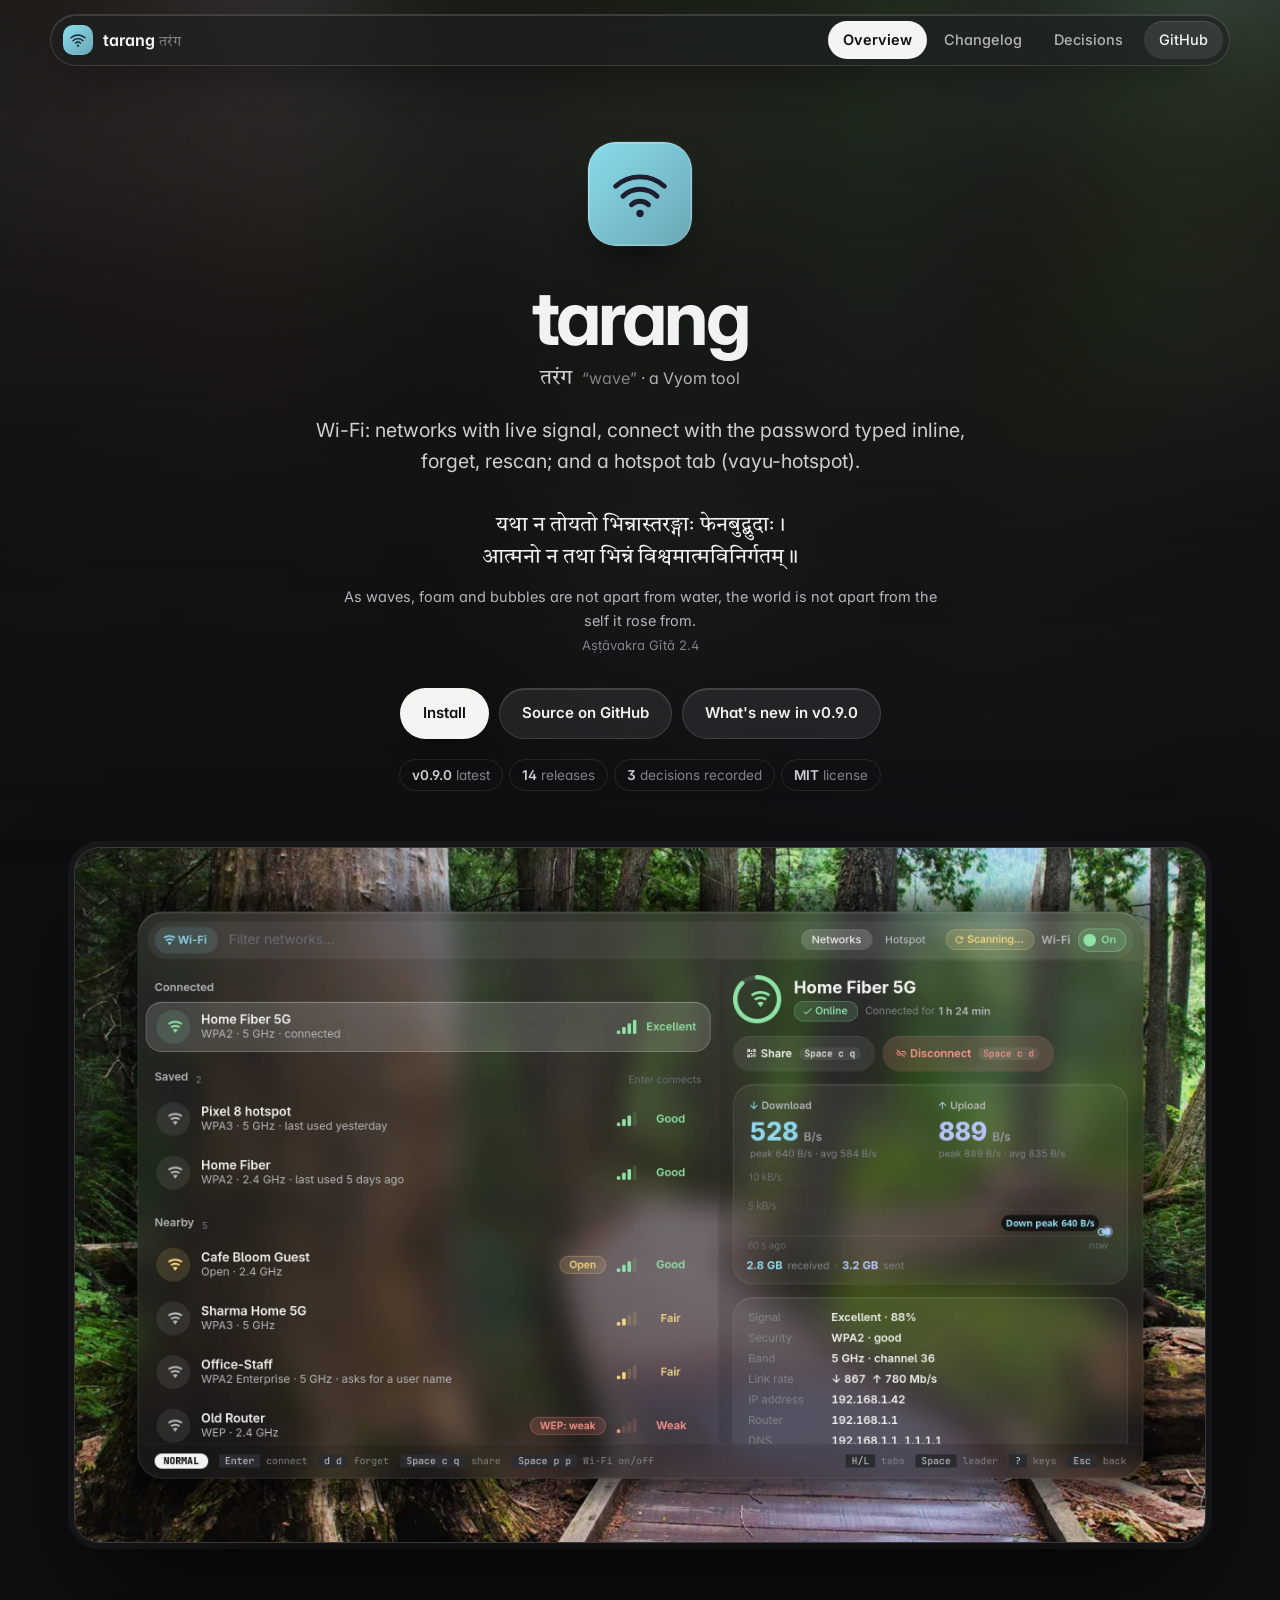
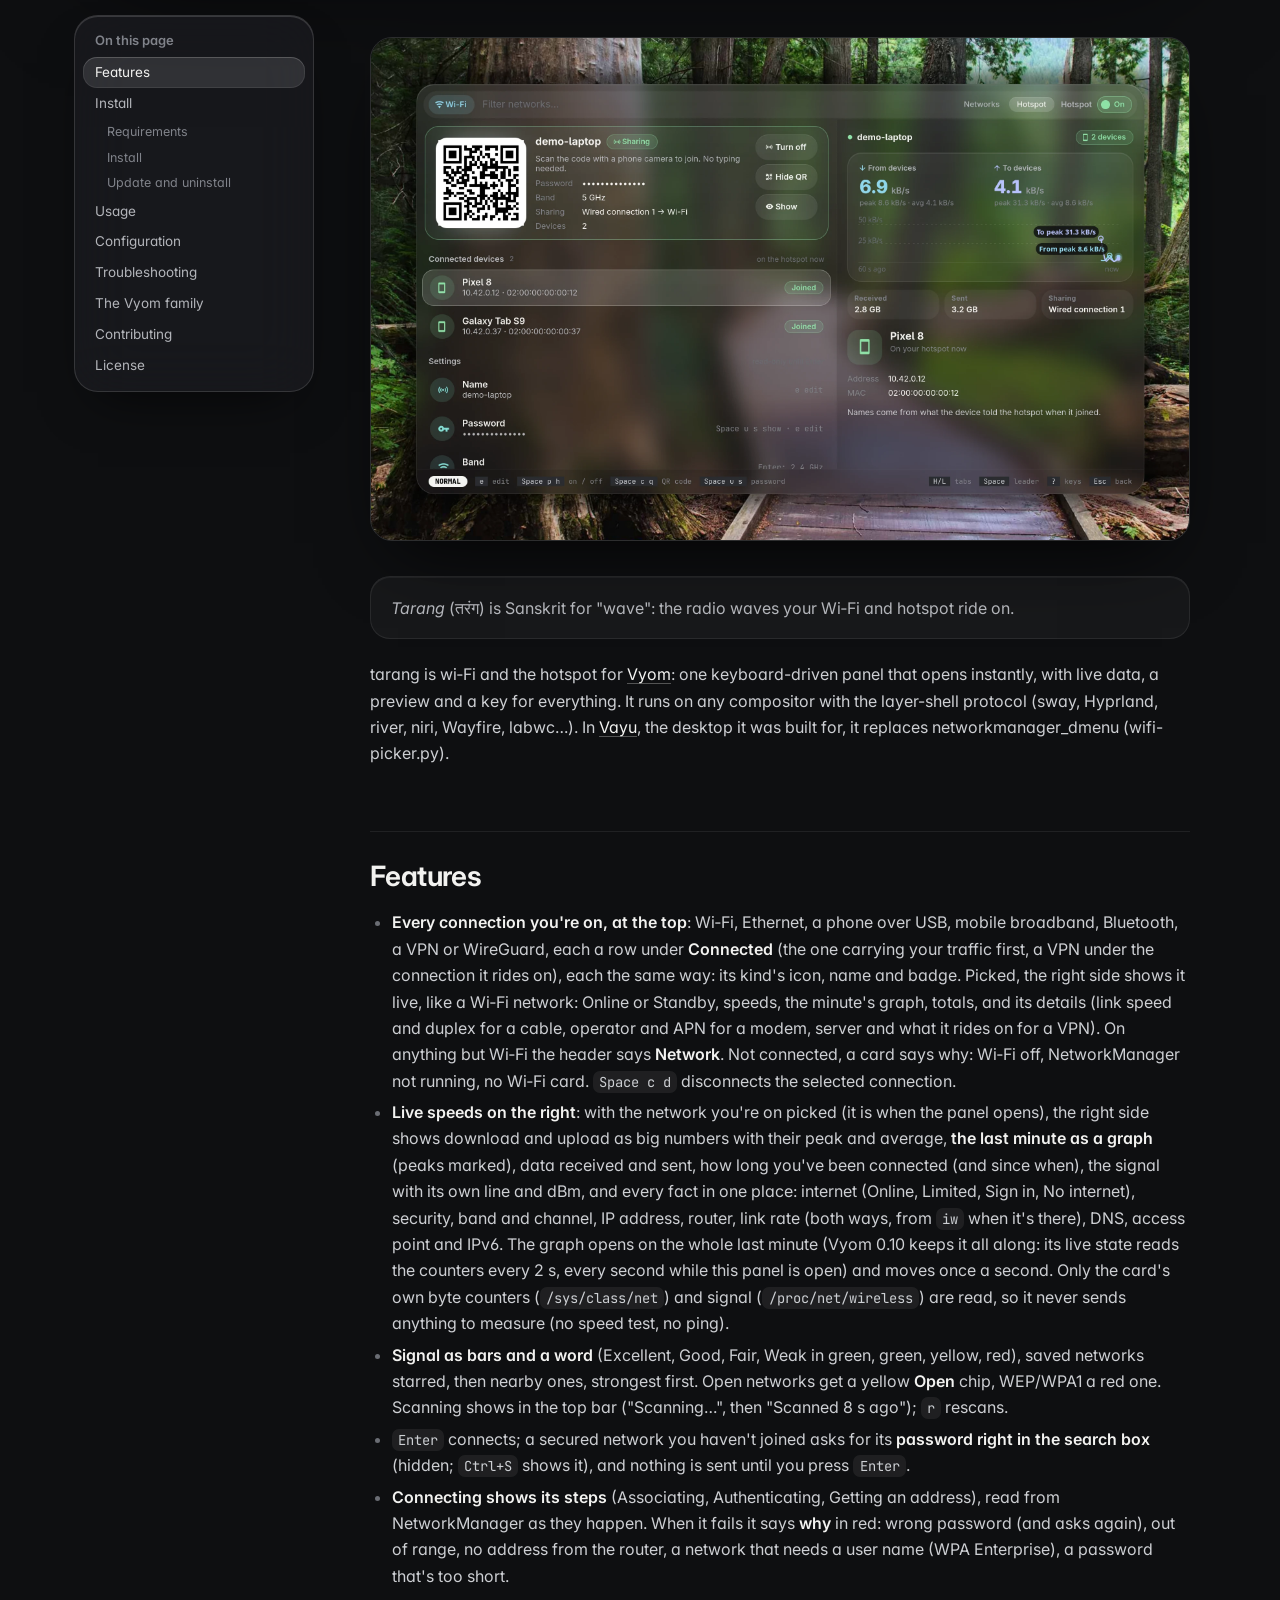
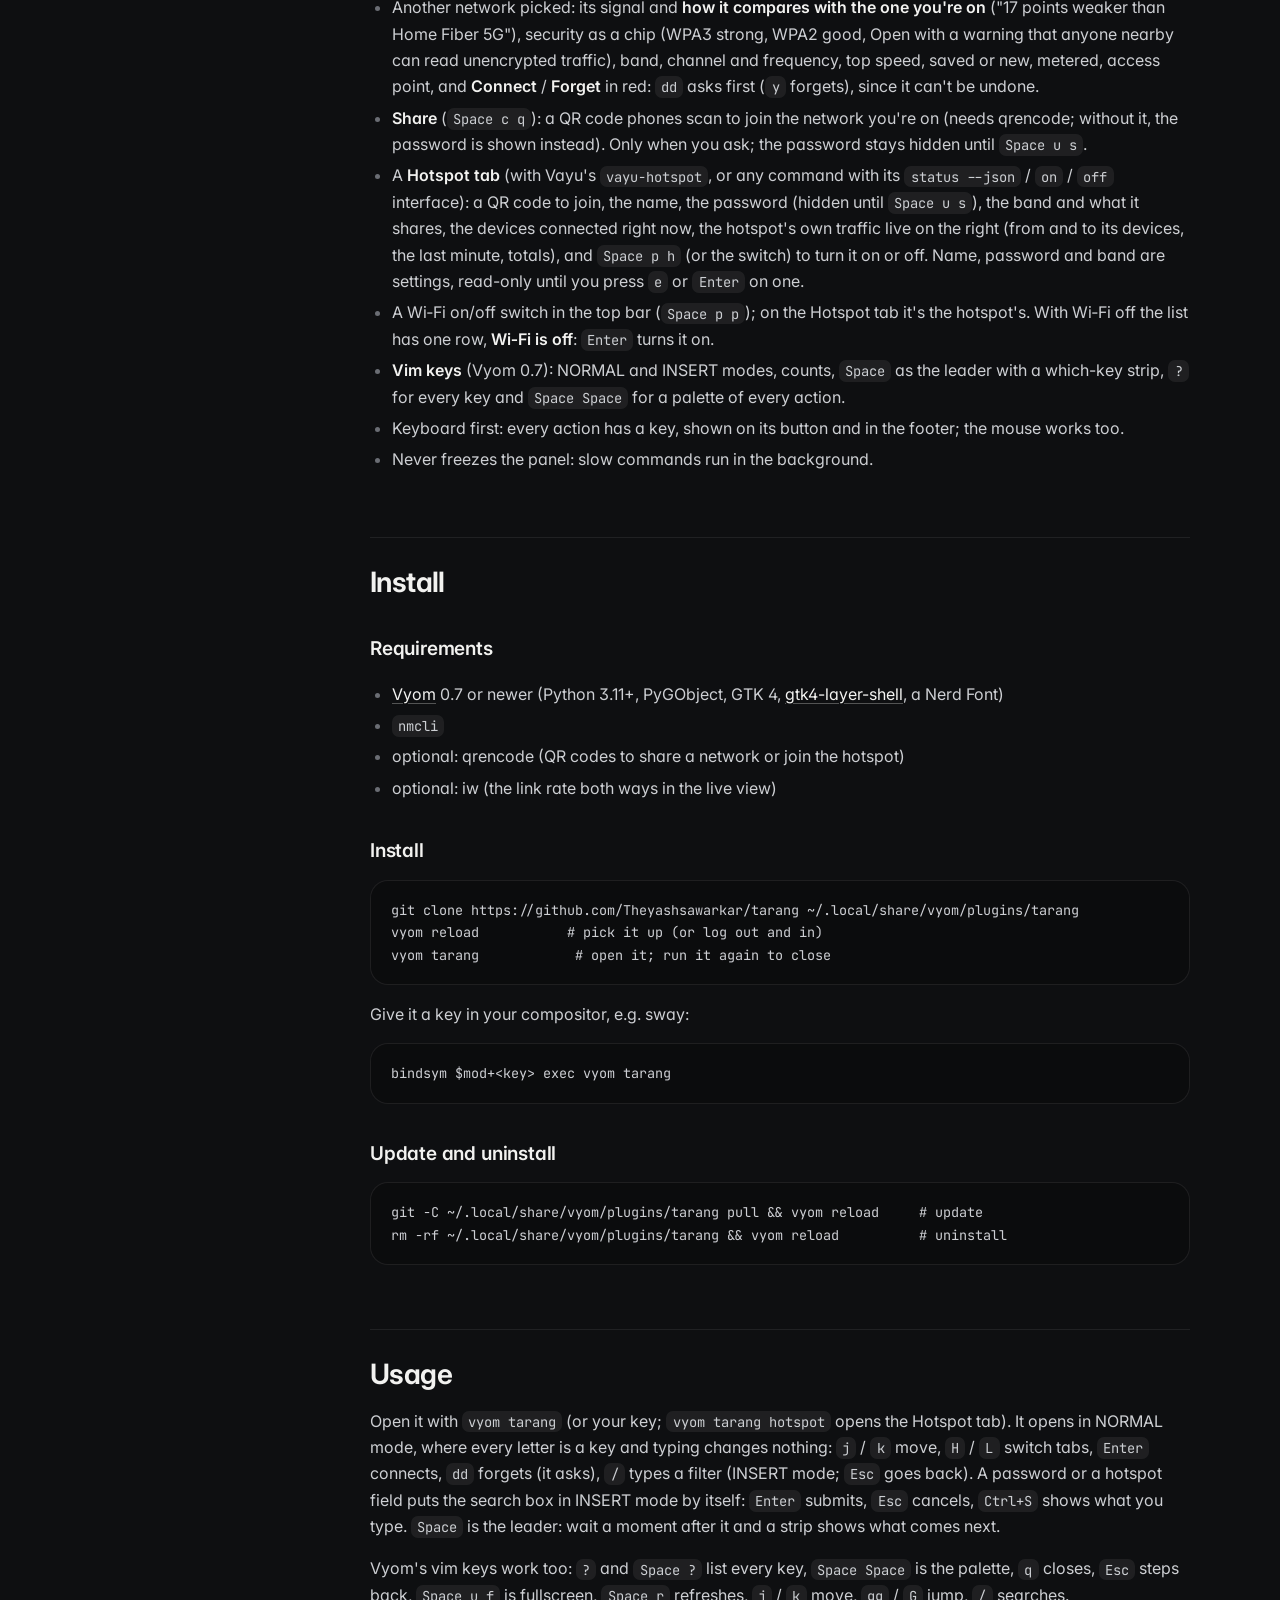
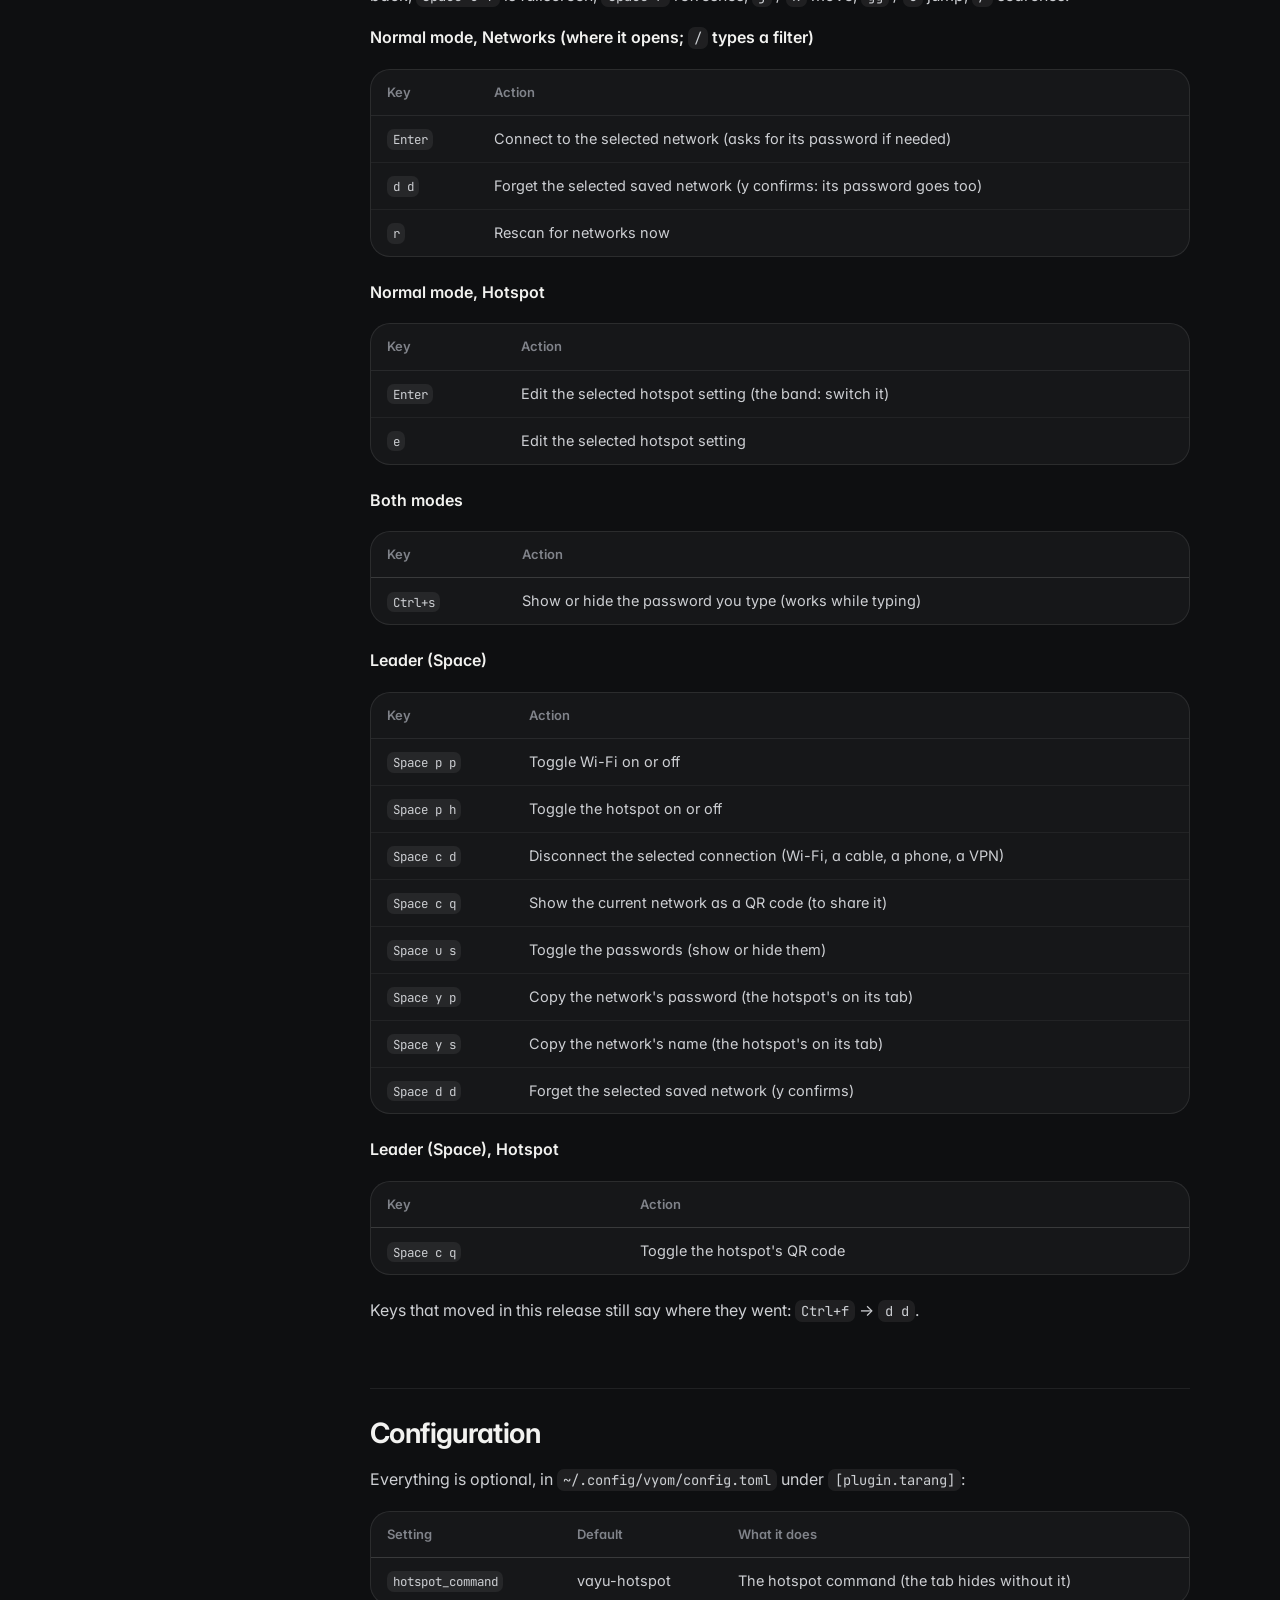
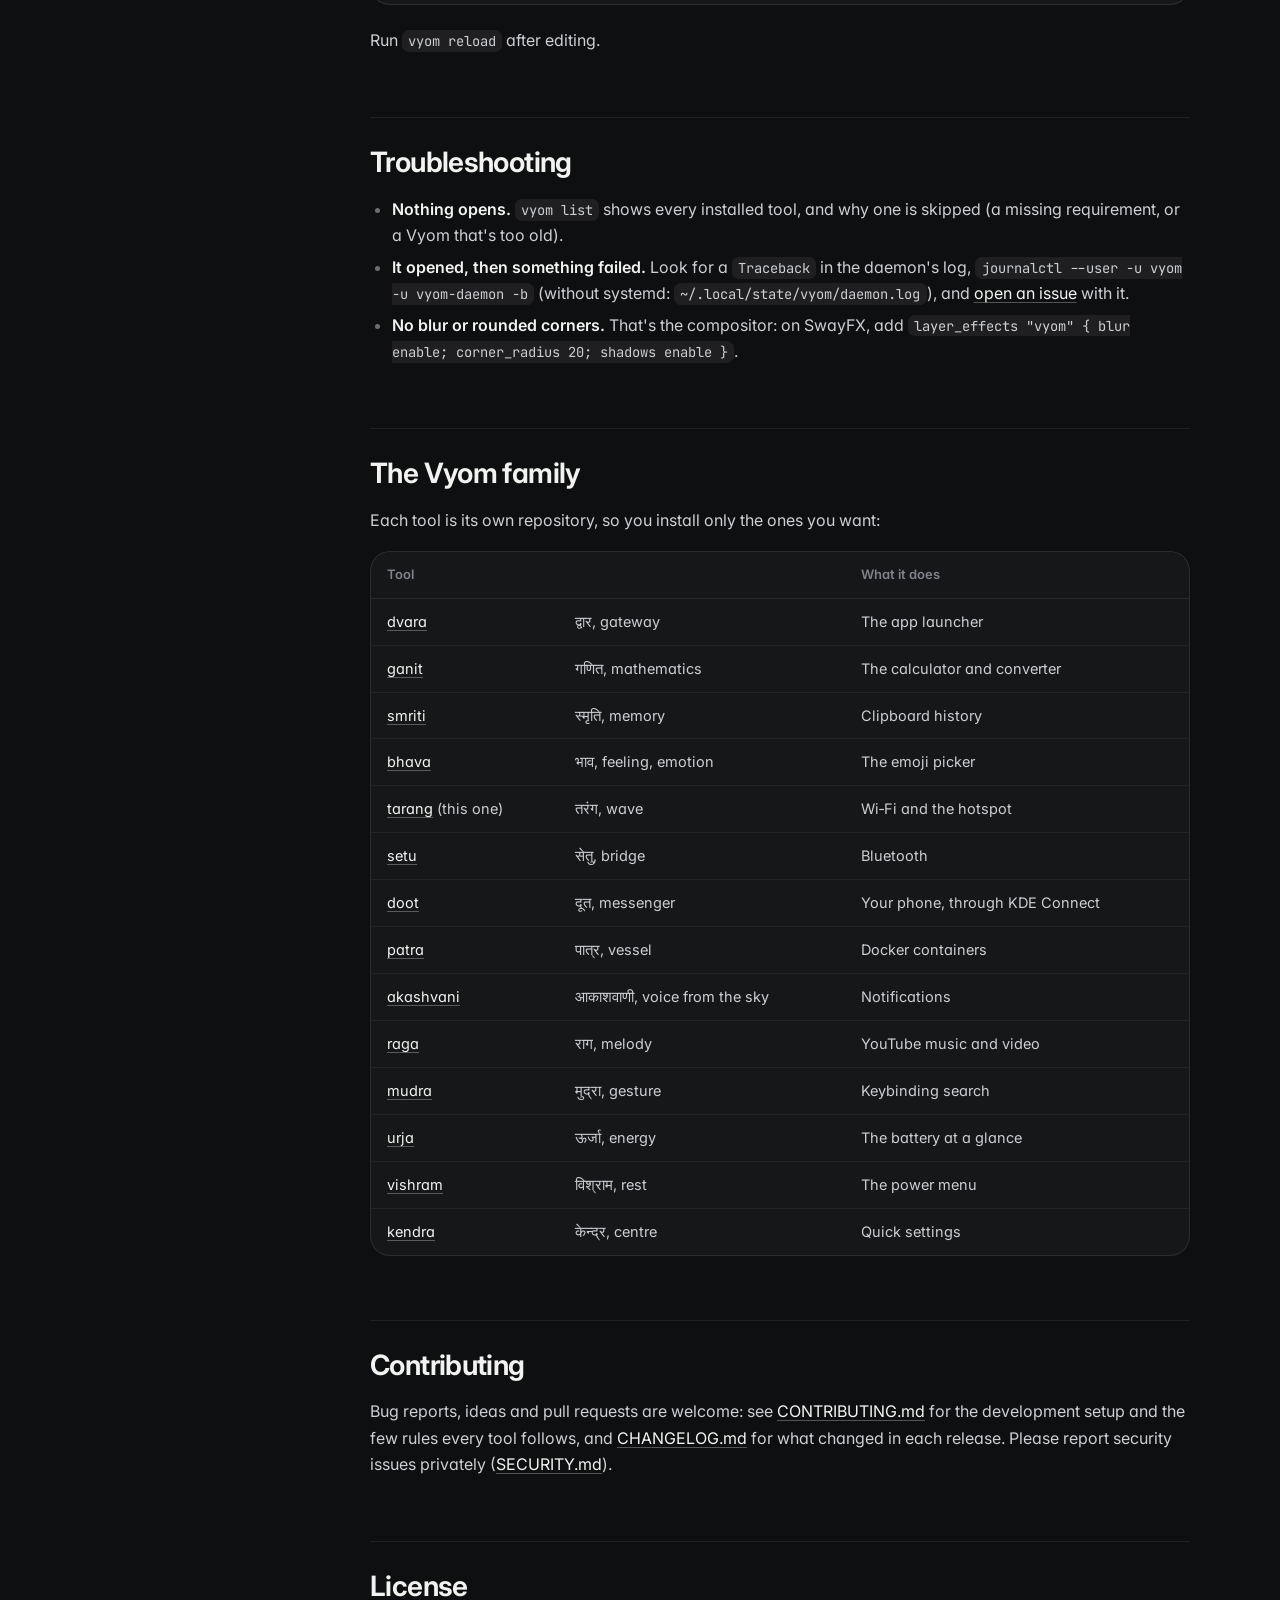
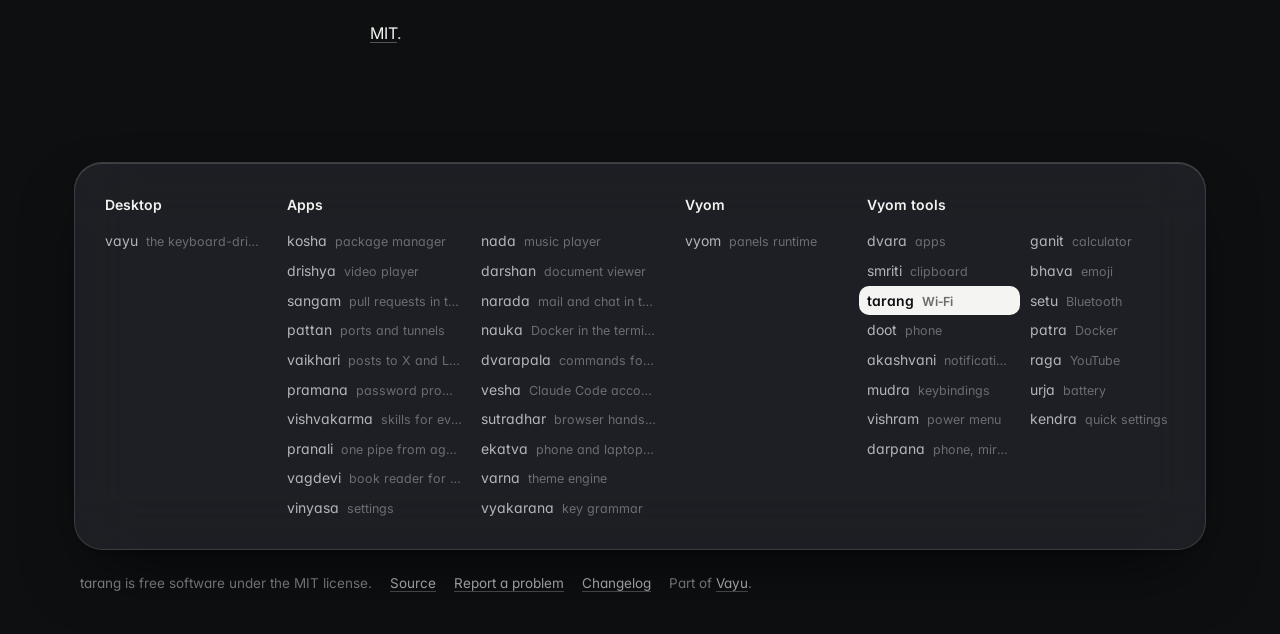
<file: docs/index.html>
<!doctype html>
<html lang="en">
<head>
<meta charset="utf-8">
<meta name="viewport" content="width=device-width, initial-scale=1">
<title>tarang · Wi-Fi: networks with live signal, connect with the password typed inline, forget, rescan; and a hotspot tab (vayu-hotspot).</title>
<meta name="description" content="Wi-Fi: networks with live signal, connect with the password typed inline, forget, rescan; and a hotspot tab (vayu-hotspot).">
<meta property="og:title" content="tarang · Wi-Fi: networks with live signal, connect with the password typed inline, forget, rescan; and a hotspot tab (vayu-hotspot).">
<meta property="og:description" content="Wi-Fi: networks with live signal, connect with the password typed inline, forget, rescan; and a hotspot tab (vayu-hotspot).">
<meta name="theme-color" content="#0e0f11">
<link rel="icon" href="assets/logo.svg" type="image/svg+xml">
<link rel="preconnect" href="https://fonts.googleapis.com">
<link rel="preconnect" href="https://fonts.gstatic.com" crossorigin>
<link href="https://fonts.googleapis.com/css2?family=Inter:wght@400;500;600;700&family=JetBrains+Mono:wght@400;500;600&family=Tiro+Devanagari+Sanskrit&display=swap" rel="stylesheet">
<link rel="stylesheet" href="assets/site.css">
<style>:root{--tool:#8fd6ec}.backdrop:before{background-image:url("assets/screenshots/tarang.webp")}</style>
</head>
<body class="home">
<div class="backdrop" aria-hidden="true"></div>
<header class="top"><div class="in">
<a class="brand" href="index.html"><img src="assets/logo.svg" alt=""><span>tarang <small>तरंग</small></span></a>
<nav><a href="index.html" class="on">Overview</a><a href="changelog.html" class="">Changelog</a><a href="adr/index.html" class=" hide">Decisions</a><a class="gh" href="https://github.com/Theyashsawarkar/tarang">GitHub</a></nav></div></header>
<header class="hero">
<img class="logo" src="assets/logo.svg" alt="tarang logo" width="104" height="104">
<h1>tarang</h1>
<div class="sa"><b lang="sa">तरंग</b> <i>“wave”</i> · a Vyom tool</div>
<p class="lead">Wi-Fi: networks with live signal, connect with the password typed inline, forget, rescan; and a hotspot tab (vayu-hotspot).</p>
<figure class="shloka"><p lang="sa">यथा न तोयतो भिन्नास्तरङ्गाः फेनबुद्बुदाः ।<br>आत्मनो न तथा भिन्नं विश्वमात्मविनिर्गतम् ॥</p><figcaption>As waves, foam and bubbles are not apart from water, the world is not apart from the self it rose from. <cite>Aṣṭāvakra Gītā 2.4</cite></figcaption></figure>
<div class="cta"><a class="btn primary" href="#install">Install</a><a class="btn" href="https://github.com/Theyashsawarkar/tarang">Source on GitHub</a><a class="btn" href="changelog.html">What's new in v0.9.0</a></div>
<div class="meta"><span><b>v0.9.0</b> latest</span><span><b>14</b> releases</span><span><b>3</b> decisions recorded</span><span><b>MIT</b> license</span></div>
</header>
<figure class="shot"><img src="assets/screenshots/tarang.webp" alt="tarang: the network you're on first in the list, then saved and nearby networks with signal bars; on the right its name with a signal ring, Online for 1 h 24 min, Share and Disconnect, live download and upload over the last minute, data received and sent, then signal, security, band, link rate, IP, router and DNS" fetchpriority="high"></figure>
<div class="wrap"><aside class="toc"><b>On this page</b><a class="l2" href="#features">Features</a><a class="l2" href="#install">Install</a><a class="l3" href="#requirements">Requirements</a><a class="l3" href="#install">Install</a><a class="l3" href="#update-and-uninstall">Update and uninstall</a><a class="l2" href="#usage">Usage</a><a class="l2" href="#configuration">Configuration</a><a class="l2" href="#troubleshooting">Troubleshooting</a><a class="l2" href="#the-vyom-family">The Vyom family</a><a class="l2" href="#contributing">Contributing</a><a class="l2" href="#license">License</a></aside><article>
<p align="center">
  <img alt="tarang's Hotspot tab: a QR code to join, the name, hidden password, band and what it shares; the connected devices; the settings, read-only until Enter; on the right the hotspot's live traffic (from and to its devices) over the last minute" src="assets/screenshots/tarang-hotspot.webp" width="100%">
</p>
<blockquote><p><em>Tarang</em> (तरंग) is Sanskrit for "wave": the radio waves your Wi‑Fi and hotspot ride on.</p></blockquote>
<p>tarang is wi‑Fi and the hotspot for <a href="https://github.com/Theyashsawarkar/vyom">Vyom</a>: one keyboard-driven panel that opens instantly, with live data, a preview and a key for everything. It runs on any compositor with the layer-shell protocol (sway, Hyprland, river, niri, Wayfire, labwc…). In <a href="https://github.com/Theyashsawarkar/vayu">Vayu</a>, the desktop it was built for, it replaces networkmanager_dmenu (wifi-picker.py).</p>
<h2 id="features"><a class="anchor" href="#features">#</a>Features</h2>
<ul><li><strong>Every connection you're on, at the top</strong>: Wi‑Fi, Ethernet, a phone over USB, mobile broadband, Bluetooth, a VPN or WireGuard, each a row under <strong>Connected</strong> (the one carrying your traffic first, a VPN under the connection it rides on), each the same way: its kind's icon, name and badge. Picked, the right side shows it live, like a Wi‑Fi network: Online or Standby, speeds, the minute's graph, totals, and its details (link speed and duplex for a cable, operator and APN for a modem, server and what it rides on for a VPN). On anything but Wi‑Fi the header says <strong>Network</strong>. Not connected, a card says why: Wi‑Fi off, NetworkManager not running, no Wi‑Fi card. <code>Space c d</code> disconnects the selected connection.</li><li><strong>Live speeds on the right</strong>: with the network you're on picked (it is when the panel opens), the right side shows download and upload as big numbers with their peak and average, <strong>the last minute as a graph</strong> (peaks marked), data received and sent, how long you've been connected (and since when), the signal with its own line and dBm, and every fact in one place: internet (Online, Limited, Sign in, No internet), security, band and channel, IP address, router, link rate (both ways, from <code>iw</code> when it's there), DNS, access point and IPv6. The graph opens on the whole last minute (Vyom 0.10 keeps it all along: its live state reads the counters every 2 s, every second while this panel is open) and moves once a second. Only the card's own byte counters (<code>/sys/class/net</code>) and signal (<code>/proc/net/wireless</code>) are read, so it never sends anything to measure (no speed test, no ping).</li><li><strong>Signal as bars and a word</strong> (Excellent, Good, Fair, Weak in green, green, yellow, red), saved networks starred, then nearby ones, strongest first. Open networks get a yellow <strong>Open</strong> chip, WEP/WPA1 a red one. Scanning shows in the top bar ("Scanning…", then "Scanned 8 s ago"); <code>r</code> rescans.</li><li><code>Enter</code> connects; a secured network you haven't joined asks for its <strong>password right in the search box</strong> (hidden; <code>Ctrl+S</code> shows it), and nothing is sent until you press <code>Enter</code>.</li><li><strong>Connecting shows its steps</strong> (Associating, Authenticating, Getting an address), read from NetworkManager as they happen. When it fails it says <strong>why</strong> in red: wrong password (and asks again), out of range, no address from the router, a network that needs a user name (WPA Enterprise), a password that's too short.</li><li>Another network picked: its signal and <strong>how it compares with the one you're on</strong> ("17 points weaker than Home Fiber 5G"), security as a chip (WPA3 strong, WPA2 good, Open with a warning that anyone nearby can read unencrypted traffic), band, channel and frequency, top speed, saved or new, metered, access point, and <strong>Connect</strong> / <strong>Forget</strong> in red: <code>dd</code> asks first (<code>y</code> forgets), since it can't be undone.</li><li><strong>Share</strong> (<code>Space c q</code>): a QR code phones scan to join the network you're on (needs qrencode; without it, the password is shown instead). Only when you ask; the password stays hidden until <code>Space u s</code>.</li><li>A <strong>Hotspot tab</strong> (with Vayu's <code>vayu-hotspot</code>, or any command with its <code>status --json</code> / <code>on</code> / <code>off</code> interface): a QR code to join, the name, the password (hidden until <code>Space u s</code>), the band and what it shares, the devices connected right now, the hotspot's own traffic live on the right (from and to its devices, the last minute, totals), and <code>Space p h</code> (or the switch) to turn it on or off. Name, password and band are settings, read-only until you press <code>e</code> or <code>Enter</code> on one.</li><li>A Wi‑Fi on/off switch in the top bar (<code>Space p p</code>); on the Hotspot tab it's the hotspot's. With Wi‑Fi off the list has one row, <strong>Wi‑Fi is off</strong>: <code>Enter</code> turns it on.</li><li><strong>Vim keys</strong> (Vyom 0.7): NORMAL and INSERT modes, counts, <code>Space</code> as the leader with a which-key strip, <code>?</code> for every key and <code>Space Space</code> for a palette of every action.</li><li>Keyboard first: every action has a key, shown on its button and in the footer; the mouse works too.</li><li>Never freezes the panel: slow commands run in the background.</li></ul>
<h2 id="install"><a class="anchor" href="#install">#</a>Install</h2>
<h3 id="requirements"><a class="anchor" href="#requirements">#</a>Requirements</h3>
<ul><li><a href="https://github.com/Theyashsawarkar/vyom">Vyom</a> 0.7 or newer (Python 3.11+, PyGObject, GTK 4, <a href="https://github.com/wmww/gtk4-layer-shell">gtk4-layer-shell</a>, a Nerd Font)</li><li><code>nmcli</code></li><li>optional: qrencode (QR codes to share a network or join the hotspot)</li><li>optional: iw (the link rate both ways in the live view)</li></ul>
<h3 id="install"><a class="anchor" href="#install">#</a>Install</h3>
<pre class="code" data-lang="sh"><code>git clone https://github.com/Theyashsawarkar/tarang ~/.local/share/vyom/plugins/tarang
vyom reload           # pick it up (or log out and in)
vyom tarang            # open it; run it again to close</code></pre>
<p>Give it a key in your compositor, e.g. sway:</p>
<pre class="code" data-lang="sh"><code>bindsym $mod+&lt;key&gt; exec vyom tarang</code></pre>
<h3 id="update-and-uninstall"><a class="anchor" href="#update-and-uninstall">#</a>Update and uninstall</h3>
<pre class="code" data-lang="sh"><code>git -C ~/.local/share/vyom/plugins/tarang pull &amp;&amp; vyom reload     # update
rm -rf ~/.local/share/vyom/plugins/tarang &amp;&amp; vyom reload          # uninstall</code></pre>
<h2 id="usage"><a class="anchor" href="#usage">#</a>Usage</h2>
<p>Open it with <code>vyom tarang</code> (or your key; <code>vyom tarang hotspot</code> opens the Hotspot tab). It opens in NORMAL mode, where every letter is a key and typing changes nothing: <code>j</code> / <code>k</code> move, <code>H</code> / <code>L</code> switch tabs, <code>Enter</code> connects, <code>dd</code> forgets (it asks), <code>/</code> types a filter (INSERT mode; <code>Esc</code> goes back). A password or a hotspot field puts the search box in INSERT mode by itself: <code>Enter</code> submits, <code>Esc</code> cancels, <code>Ctrl+S</code> shows what you type. <code>Space</code> is the leader: wait a moment after it and a strip shows what comes next.</p>
<!-- KEYS (generated by scripts/keybinds.py from tarang/vim.py) -->
<p>Vyom's vim keys work too: <code>?</code> and <code>Space ?</code> list every key, <code>Space Space</code> is the palette, <code>q</code> closes, <code>Esc</code> steps back, <code>Space u f</code> is fullscreen, <code>Space r</code> refreshes, <code>j</code> / <code>k</code> move, <code>gg</code> / <code>G</code> jump, <code>/</code> searches.</p>
<p><strong>Normal mode, Networks (where it opens; <code>/</code> types a filter)</strong></p>
<div class="table"><table><thead><tr><th>Key</th><th>Action</th></tr></thead><tbody><tr><td><code>Enter</code></td><td>Connect to the selected network (asks for its password if needed)</td></tr><tr><td><code>d d</code></td><td>Forget the selected saved network (y confirms: its password goes too)</td></tr><tr><td><code>r</code></td><td>Rescan for networks now</td></tr></tbody></table></div>
<p><strong>Normal mode, Hotspot</strong></p>
<div class="table"><table><thead><tr><th>Key</th><th>Action</th></tr></thead><tbody><tr><td><code>Enter</code></td><td>Edit the selected hotspot setting (the band: switch it)</td></tr><tr><td><code>e</code></td><td>Edit the selected hotspot setting</td></tr></tbody></table></div>
<p><strong>Both modes</strong></p>
<div class="table"><table><thead><tr><th>Key</th><th>Action</th></tr></thead><tbody><tr><td><code>Ctrl+s</code></td><td>Show or hide the password you type (works while typing)</td></tr></tbody></table></div>
<p><strong>Leader (Space)</strong></p>
<div class="table"><table><thead><tr><th>Key</th><th>Action</th></tr></thead><tbody><tr><td><code>Space p p</code></td><td>Toggle Wi-Fi on or off</td></tr><tr><td><code>Space p h</code></td><td>Toggle the hotspot on or off</td></tr><tr><td><code>Space c d</code></td><td>Disconnect the selected connection (Wi-Fi, a cable, a phone, a VPN)</td></tr><tr><td><code>Space c q</code></td><td>Show the current network as a QR code (to share it)</td></tr><tr><td><code>Space u s</code></td><td>Toggle the passwords (show or hide them)</td></tr><tr><td><code>Space y p</code></td><td>Copy the network's password (the hotspot's on its tab)</td></tr><tr><td><code>Space y s</code></td><td>Copy the network's name (the hotspot's on its tab)</td></tr><tr><td><code>Space d d</code></td><td>Forget the selected saved network (y confirms)</td></tr></tbody></table></div>
<p><strong>Leader (Space), Hotspot</strong></p>
<div class="table"><table><thead><tr><th>Key</th><th>Action</th></tr></thead><tbody><tr><td><code>Space c q</code></td><td>Toggle the hotspot's QR code</td></tr></tbody></table></div>
<p>Keys that moved in this release still say where they went: <code>Ctrl+f</code> → <code>d d</code>.</p>
<!-- END KEYS -->
<h2 id="configuration"><a class="anchor" href="#configuration">#</a>Configuration</h2>
<p>Everything is optional, in <code>~/.config/vyom/config.toml</code> under <code>[plugin.tarang]</code>:</p>
<div class="table"><table><thead><tr><th>Setting</th><th>Default</th><th>What it does</th></tr></thead><tbody><tr><td><code>hotspot_command</code></td><td>vayu-hotspot</td><td>The hotspot command (the tab hides without it)</td></tr></tbody></table></div>
<p>Run <code>vyom reload</code> after editing.</p>
<h2 id="troubleshooting"><a class="anchor" href="#troubleshooting">#</a>Troubleshooting</h2>
<ul><li><strong>Nothing opens.</strong> <code>vyom list</code> shows every installed tool, and why one is skipped (a missing requirement, or a Vyom that's too old).</li><li><strong>It opened, then something failed.</strong> Look for a <code>Traceback</code> in the daemon's log, <code>journalctl --user -u vyom -u vyom-daemon -b</code> (without systemd: <code>~/.local/state/vyom/daemon.log</code>), and <a href="https://github.com/Theyashsawarkar/tarang/issues/new/choose">open an issue</a> with it.</li><li><strong>No blur or rounded corners.</strong> That's the compositor: on SwayFX, add <code>layer_effects &quot;vyom&quot; { blur enable; corner_radius 20; shadows enable }</code>.</li></ul>
<h2 id="the-vyom-family"><a class="anchor" href="#the-vyom-family">#</a>The Vyom family</h2>
<p>Each tool is its own repository, so you install only the ones you want:</p>
<div class="table"><table><thead><tr><th>Tool</th><th></th><th>What it does</th></tr></thead><tbody><tr><td><a href="https://github.com/Theyashsawarkar/dvara">dvara</a></td><td>द्वार, gateway</td><td>The app launcher</td></tr><tr><td><a href="https://github.com/Theyashsawarkar/ganit">ganit</a></td><td>गणित, mathematics</td><td>The calculator and converter</td></tr><tr><td><a href="https://github.com/Theyashsawarkar/smriti">smriti</a></td><td>स्मृति, memory</td><td>Clipboard history</td></tr><tr><td><a href="https://github.com/Theyashsawarkar/bhava">bhava</a></td><td>भाव, feeling, emotion</td><td>The emoji picker</td></tr><tr><td><a href="https://github.com/Theyashsawarkar/tarang">tarang</a> (this one)</td><td>तरंग, wave</td><td>Wi‑Fi and the hotspot</td></tr><tr><td><a href="https://github.com/Theyashsawarkar/setu">setu</a></td><td>सेतु, bridge</td><td>Bluetooth</td></tr><tr><td><a href="https://github.com/Theyashsawarkar/doot">doot</a></td><td>दूत, messenger</td><td>Your phone, through KDE Connect</td></tr><tr><td><a href="https://github.com/Theyashsawarkar/patra">patra</a></td><td>पात्र, vessel</td><td>Docker containers</td></tr><tr><td><a href="https://github.com/Theyashsawarkar/akashvani">akashvani</a></td><td>आकाशवाणी, voice from the sky</td><td>Notifications</td></tr><tr><td><a href="https://github.com/Theyashsawarkar/raga">raga</a></td><td>राग, melody</td><td>YouTube music and video</td></tr><tr><td><a href="https://github.com/Theyashsawarkar/mudra">mudra</a></td><td>मुद्रा, gesture</td><td>Keybinding search</td></tr><tr><td><a href="https://github.com/Theyashsawarkar/urja">urja</a></td><td>ऊर्जा, energy</td><td>The battery at a glance</td></tr><tr><td><a href="https://github.com/Theyashsawarkar/vishram">vishram</a></td><td>विश्राम, rest</td><td>The power menu</td></tr><tr><td><a href="https://github.com/Theyashsawarkar/kendra">kendra</a></td><td>केन्द्र, centre</td><td>Quick settings</td></tr></tbody></table></div>
<h2 id="contributing"><a class="anchor" href="#contributing">#</a>Contributing</h2>
<p>Bug reports, ideas and pull requests are welcome: see <a href="https://github.com/Theyashsawarkar/tarang/blob/main/CONTRIBUTING.md">CONTRIBUTING.md</a> for the development setup and the few rules every tool follows, and <a href="changelog.html">CHANGELOG.md</a> for what changed in each release. Please report security issues privately (<a href="https://github.com/Theyashsawarkar/tarang/blob/main/SECURITY.md">SECURITY.md</a>).</p>
<h2 id="license"><a class="anchor" href="#license">#</a>License</h2>
<p><a href="https://github.com/Theyashsawarkar/tarang/blob/main/LICENSE">MIT</a>.</p>
</article></div>
<footer><div class="in glass"><div class=""><h4>Desktop</h4><div class="list"><a href="https://vayu.theyashsawarkar.dev/" class="">vayu <span>the keyboard-driven Wayland desktop</span></a></div></div><div class="g2"><h4>Apps</h4><div class="list"><a href="https://kosha.theyashsawarkar.dev/" class="">kosha <span>package manager</span></a><a href="https://nada.theyashsawarkar.dev/" class="">nada <span>music player</span></a><a href="https://drishya.theyashsawarkar.dev/" class="">drishya <span>video player</span></a><a href="https://darshan.theyashsawarkar.dev/" class="">darshan <span>document viewer</span></a><a href="https://sangam.theyashsawarkar.dev/" class="">sangam <span>pull requests in the terminal</span></a><a href="https://narada.theyashsawarkar.dev/" class="">narada <span>mail and chat in the terminal</span></a><a href="https://pattan.theyashsawarkar.dev/" class="">pattan <span>ports and tunnels</span></a><a href="https://nauka.theyashsawarkar.dev/" class="">nauka <span>Docker in the terminal</span></a><a href="https://vaikhari.theyashsawarkar.dev/" class="">vaikhari <span>posts to X and LinkedIn</span></a><a href="https://dvarapala.theyashsawarkar.dev/" class="">dvarapala <span>commands for AI agents, approved</span></a><a href="https://pramana.theyashsawarkar.dev/" class="">pramana <span>password prompts</span></a><a href="https://vesha.theyashsawarkar.dev/" class="">vesha <span>Claude Code accounts</span></a><a href="https://vishvakarma.theyashsawarkar.dev/" class="">vishvakarma <span>skills for every AI agent</span></a><a href="https://sutradhar.theyashsawarkar.dev/" class="">sutradhar <span>browser hands for AI agents</span></a><a href="https://pranali.theyashsawarkar.dev/" class="">pranali <span>one pipe from agents to tools</span></a><a href="https://ekatva.theyashsawarkar.dev/" class="">ekatva <span>phone and laptop, linked</span></a><a href="https://vagdevi.theyashsawarkar.dev/" class="">vagdevi <span>book reader for Android</span></a><a href="https://varna.theyashsawarkar.dev/" class="">varna <span>theme engine</span></a><a href="https://vinyasa.theyashsawarkar.dev/" class="">vinyasa <span>settings</span></a><a href="https://vyakarana.theyashsawarkar.dev/" class="">vyakarana <span>key grammar</span></a></div></div><div class=""><h4>Vyom</h4><div class="list"><a href="https://vyom.theyashsawarkar.dev/" class="">vyom <span>panels runtime</span></a></div></div><div class="g2"><h4>Vyom tools</h4><div class="list"><a href="https://dvara.theyashsawarkar.dev/" class="">dvara <span>apps</span></a><a href="https://ganit.theyashsawarkar.dev/" class="">ganit <span>calculator</span></a><a href="https://smriti.theyashsawarkar.dev/" class="">smriti <span>clipboard</span></a><a href="https://bhava.theyashsawarkar.dev/" class="">bhava <span>emoji</span></a><a href="https://tarang.theyashsawarkar.dev/" class="me" aria-current="page">tarang <span>Wi‑Fi</span></a><a href="https://setu.theyashsawarkar.dev/" class="">setu <span>Bluetooth</span></a><a href="https://doot.theyashsawarkar.dev/" class="">doot <span>phone</span></a><a href="https://patra.theyashsawarkar.dev/" class="">patra <span>Docker</span></a><a href="https://akashvani.theyashsawarkar.dev/" class="">akashvani <span>notifications</span></a><a href="https://raga.theyashsawarkar.dev/" class="">raga <span>YouTube</span></a><a href="https://mudra.theyashsawarkar.dev/" class="">mudra <span>keybindings</span></a><a href="https://urja.theyashsawarkar.dev/" class="">urja <span>battery</span></a><a href="https://vishram.theyashsawarkar.dev/" class="">vishram <span>power menu</span></a><a href="https://kendra.theyashsawarkar.dev/" class="">kendra <span>quick settings</span></a><a href="https://darpana.theyashsawarkar.dev/" class="">darpana <span>phone, mirrored</span></a></div></div></div>
<div class="bottom"><span>tarang is free software under the MIT license.</span><a href="https://github.com/Theyashsawarkar/tarang">Source</a><a href="https://github.com/Theyashsawarkar/tarang/issues">Report a problem</a><a href="changelog.html">Changelog</a><span>Part of <a href="https://vayu.theyashsawarkar.dev/">Vayu</a>.</span></div></footer>
<script>
document.querySelectorAll('pre.code').forEach(p=>{const b=document.createElement('button');b.className='copy';b.type='button';b.textContent='Copy';
b.onclick=()=>{navigator.clipboard.writeText(p.querySelector('code').innerText).then(()=>{b.textContent='Copied';b.classList.add('done');setTimeout(()=>{b.textContent='Copy';b.classList.remove('done')},1400)})};p.appendChild(b)});
const links=[...document.querySelectorAll('.toc a')];if(links.length){const hs=links.map(a=>document.getElementById(a.hash.slice(1))).filter(Boolean);
const on=()=>{let cur=hs[0];for(const h of hs){if(h.getBoundingClientRect().top<120)cur=h}links.forEach(a=>a.classList.toggle('on',cur&&a.hash==='#'+cur.id))};
addEventListener('scroll',on,{passive:true});on()}
</script>
</body>
</html>
</file>
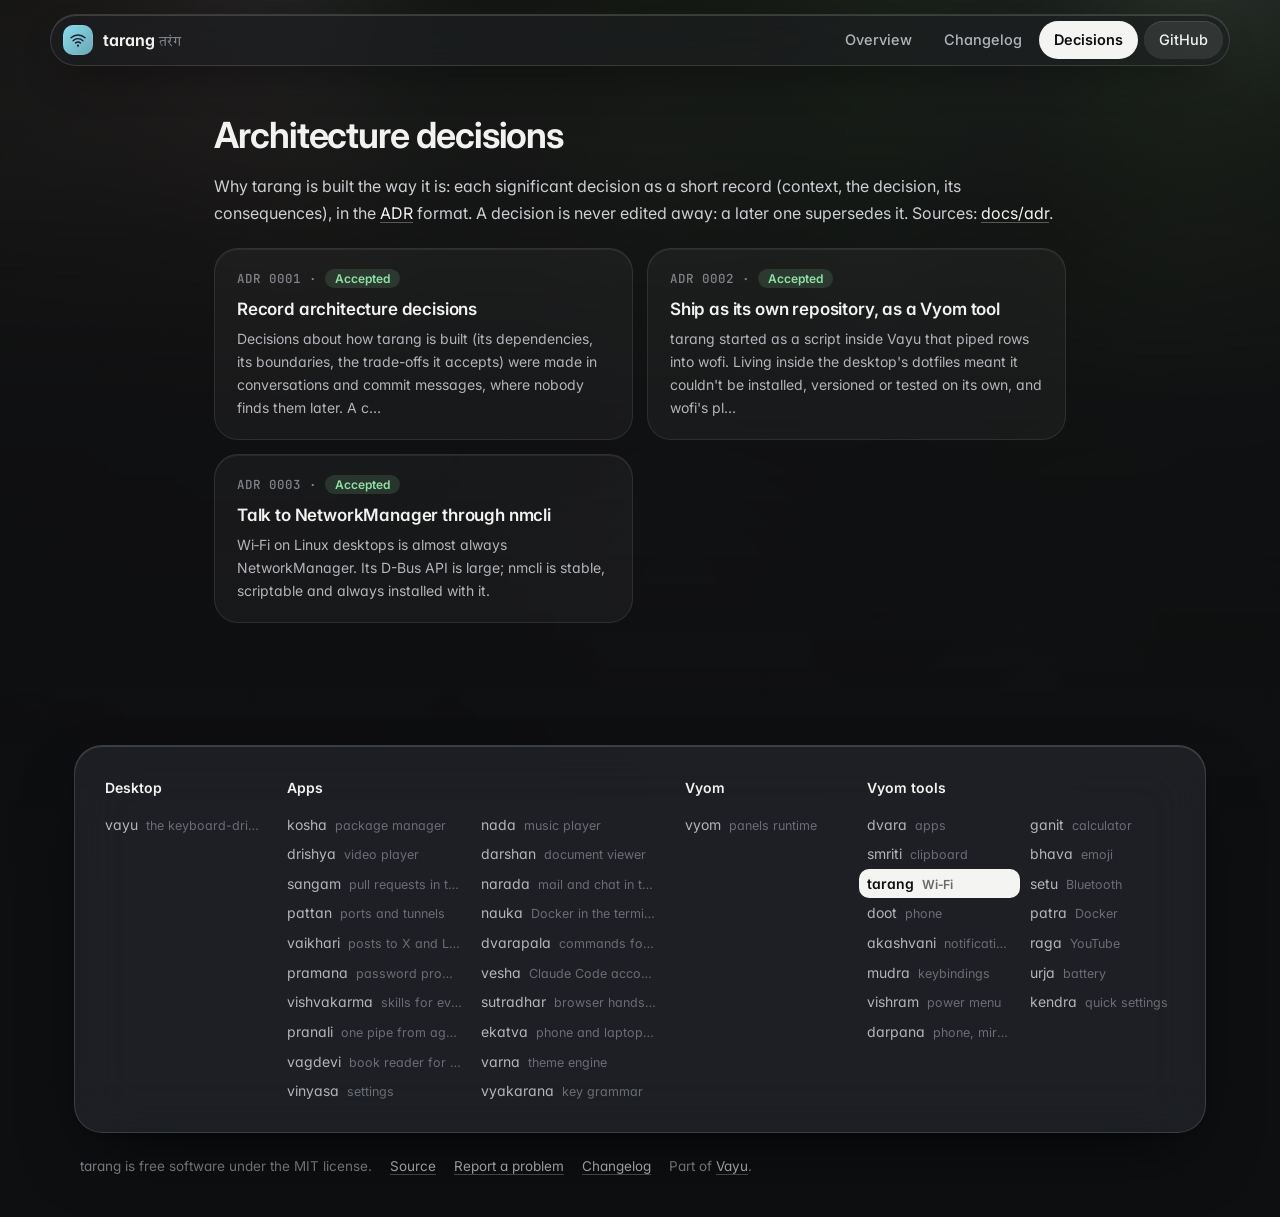
<file: docs/adr/index.html>
<!doctype html>
<html lang="en">
<head>
<meta charset="utf-8">
<meta name="viewport" content="width=device-width, initial-scale=1">
<title>Decisions · tarang</title>
<meta name="description" content="Wi-Fi: networks with live signal, connect with the password typed inline, forget, rescan; and a hotspot tab (vayu-hotspot).">
<meta property="og:title" content="Decisions · tarang">
<meta property="og:description" content="Wi-Fi: networks with live signal, connect with the password typed inline, forget, rescan; and a hotspot tab (vayu-hotspot).">
<meta name="theme-color" content="#0e0f11">
<link rel="icon" href="../assets/logo.svg" type="image/svg+xml">
<link rel="preconnect" href="https://fonts.googleapis.com">
<link rel="preconnect" href="https://fonts.gstatic.com" crossorigin>
<link href="https://fonts.googleapis.com/css2?family=Inter:wght@400;500;600;700&family=JetBrains+Mono:wght@400;500;600&family=Tiro+Devanagari+Sanskrit&display=swap" rel="stylesheet">
<link rel="stylesheet" href="../assets/site.css">
<style>:root{--tool:#8fd6ec}.backdrop:before{background-image:url("../assets/screenshots/tarang.webp")}</style>
</head>
<body class="sub">
<div class="backdrop" aria-hidden="true"></div>
<header class="top"><div class="in">
<a class="brand" href="../index.html"><img src="../assets/logo.svg" alt=""><span>tarang <small>तरंग</small></span></a>
<nav><a href="../index.html" class="">Overview</a><a href="../changelog.html" class="">Changelog</a><a href="../adr/index.html" class="on hide">Decisions</a><a class="gh" href="https://github.com/Theyashsawarkar/tarang">GitHub</a></nav></div></header>

<div class="wrap solo"><article>
<h2>Architecture decisions</h2><p>Why tarang is built the way it is: each significant decision as a short record (context, the decision, its consequences), in the <a href="https://cognitect.com/blog/2011/11/15/documenting-architecture-decisions">ADR</a> format. A decision is never edited away: a later one supersedes it. Sources: <a href="https://github.com/Theyashsawarkar/tarang/tree/main/docs/adr">docs/adr</a>.</p><div class="cards"><a class="card" href="0001-record-architecture-decisions.html"><div class="n">ADR 0001 · <span class="status accepted">Accepted</span></div><h3>Record architecture decisions</h3><p>Decisions about how tarang is built (its dependencies, its boundaries, the trade-offs it accepts) were made in conversations and commit messages, where nobody finds them later. A c…</p></a><a class="card" href="0002-own-repository-as-a-vyom-tool.html"><div class="n">ADR 0002 · <span class="status accepted">Accepted</span></div><h3>Ship as its own repository, as a Vyom tool</h3><p>tarang started as a script inside Vayu that piped rows into wofi. Living inside the desktop&#x27;s dotfiles meant it couldn&#x27;t be installed, versioned or tested on its own, and wofi&#x27;s pl…</p></a><a class="card" href="0003-networkmanager-through-nmcli.html"><div class="n">ADR 0003 · <span class="status accepted">Accepted</span></div><h3>Talk to NetworkManager through nmcli</h3><p>Wi‑Fi on Linux desktops is almost always NetworkManager. Its D-Bus API is large; nmcli is stable, scriptable and always installed with it.</p></a></div>
</article></div>
<footer><div class="in glass"><div class=""><h4>Desktop</h4><div class="list"><a href="https://vayu.theyashsawarkar.dev/" class="">vayu <span>the keyboard-driven Wayland desktop</span></a></div></div><div class="g2"><h4>Apps</h4><div class="list"><a href="https://kosha.theyashsawarkar.dev/" class="">kosha <span>package manager</span></a><a href="https://nada.theyashsawarkar.dev/" class="">nada <span>music player</span></a><a href="https://drishya.theyashsawarkar.dev/" class="">drishya <span>video player</span></a><a href="https://darshan.theyashsawarkar.dev/" class="">darshan <span>document viewer</span></a><a href="https://sangam.theyashsawarkar.dev/" class="">sangam <span>pull requests in the terminal</span></a><a href="https://narada.theyashsawarkar.dev/" class="">narada <span>mail and chat in the terminal</span></a><a href="https://pattan.theyashsawarkar.dev/" class="">pattan <span>ports and tunnels</span></a><a href="https://nauka.theyashsawarkar.dev/" class="">nauka <span>Docker in the terminal</span></a><a href="https://vaikhari.theyashsawarkar.dev/" class="">vaikhari <span>posts to X and LinkedIn</span></a><a href="https://dvarapala.theyashsawarkar.dev/" class="">dvarapala <span>commands for AI agents, approved</span></a><a href="https://pramana.theyashsawarkar.dev/" class="">pramana <span>password prompts</span></a><a href="https://vesha.theyashsawarkar.dev/" class="">vesha <span>Claude Code accounts</span></a><a href="https://vishvakarma.theyashsawarkar.dev/" class="">vishvakarma <span>skills for every AI agent</span></a><a href="https://sutradhar.theyashsawarkar.dev/" class="">sutradhar <span>browser hands for AI agents</span></a><a href="https://pranali.theyashsawarkar.dev/" class="">pranali <span>one pipe from agents to tools</span></a><a href="https://ekatva.theyashsawarkar.dev/" class="">ekatva <span>phone and laptop, linked</span></a><a href="https://vagdevi.theyashsawarkar.dev/" class="">vagdevi <span>book reader for Android</span></a><a href="https://varna.theyashsawarkar.dev/" class="">varna <span>theme engine</span></a><a href="https://vinyasa.theyashsawarkar.dev/" class="">vinyasa <span>settings</span></a><a href="https://vyakarana.theyashsawarkar.dev/" class="">vyakarana <span>key grammar</span></a></div></div><div class=""><h4>Vyom</h4><div class="list"><a href="https://vyom.theyashsawarkar.dev/" class="">vyom <span>panels runtime</span></a></div></div><div class="g2"><h4>Vyom tools</h4><div class="list"><a href="https://dvara.theyashsawarkar.dev/" class="">dvara <span>apps</span></a><a href="https://ganit.theyashsawarkar.dev/" class="">ganit <span>calculator</span></a><a href="https://smriti.theyashsawarkar.dev/" class="">smriti <span>clipboard</span></a><a href="https://bhava.theyashsawarkar.dev/" class="">bhava <span>emoji</span></a><a href="https://tarang.theyashsawarkar.dev/" class="me" aria-current="page">tarang <span>Wi‑Fi</span></a><a href="https://setu.theyashsawarkar.dev/" class="">setu <span>Bluetooth</span></a><a href="https://doot.theyashsawarkar.dev/" class="">doot <span>phone</span></a><a href="https://patra.theyashsawarkar.dev/" class="">patra <span>Docker</span></a><a href="https://akashvani.theyashsawarkar.dev/" class="">akashvani <span>notifications</span></a><a href="https://raga.theyashsawarkar.dev/" class="">raga <span>YouTube</span></a><a href="https://mudra.theyashsawarkar.dev/" class="">mudra <span>keybindings</span></a><a href="https://urja.theyashsawarkar.dev/" class="">urja <span>battery</span></a><a href="https://vishram.theyashsawarkar.dev/" class="">vishram <span>power menu</span></a><a href="https://kendra.theyashsawarkar.dev/" class="">kendra <span>quick settings</span></a><a href="https://darpana.theyashsawarkar.dev/" class="">darpana <span>phone, mirrored</span></a></div></div></div>
<div class="bottom"><span>tarang is free software under the MIT license.</span><a href="https://github.com/Theyashsawarkar/tarang">Source</a><a href="https://github.com/Theyashsawarkar/tarang/issues">Report a problem</a><a href="../changelog.html">Changelog</a><span>Part of <a href="https://vayu.theyashsawarkar.dev/">Vayu</a>.</span></div></footer>
<script>
document.querySelectorAll('pre.code').forEach(p=>{const b=document.createElement('button');b.className='copy';b.type='button';b.textContent='Copy';
b.onclick=()=>{navigator.clipboard.writeText(p.querySelector('code').innerText).then(()=>{b.textContent='Copied';b.classList.add('done');setTimeout(()=>{b.textContent='Copy';b.classList.remove('done')},1400)})};p.appendChild(b)});
const links=[...document.querySelectorAll('.toc a')];if(links.length){const hs=links.map(a=>document.getElementById(a.hash.slice(1))).filter(Boolean);
const on=()=>{let cur=hs[0];for(const h of hs){if(h.getBoundingClientRect().top<120)cur=h}links.forEach(a=>a.classList.toggle('on',cur&&a.hash==='#'+cur.id))};
addEventListener('scroll',on,{passive:true});on()}
</script>
</body>
</html>
</file>
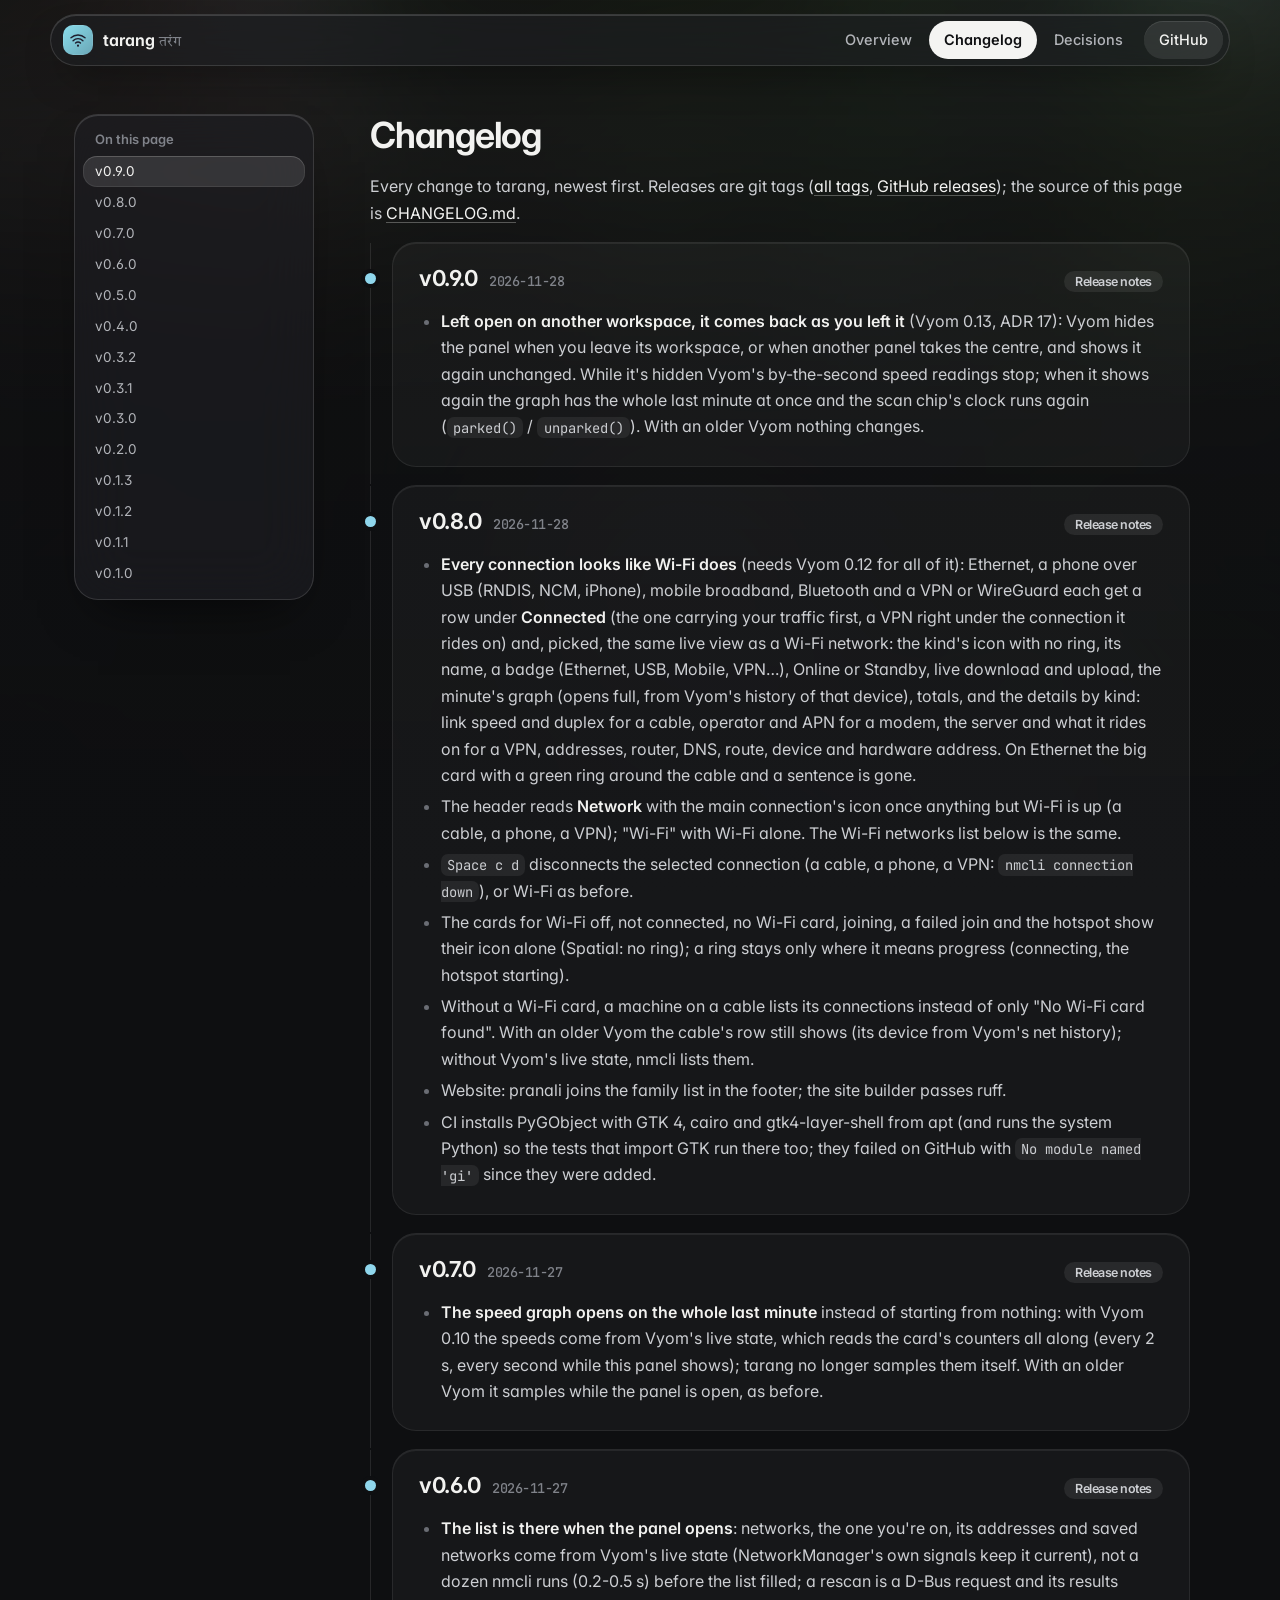
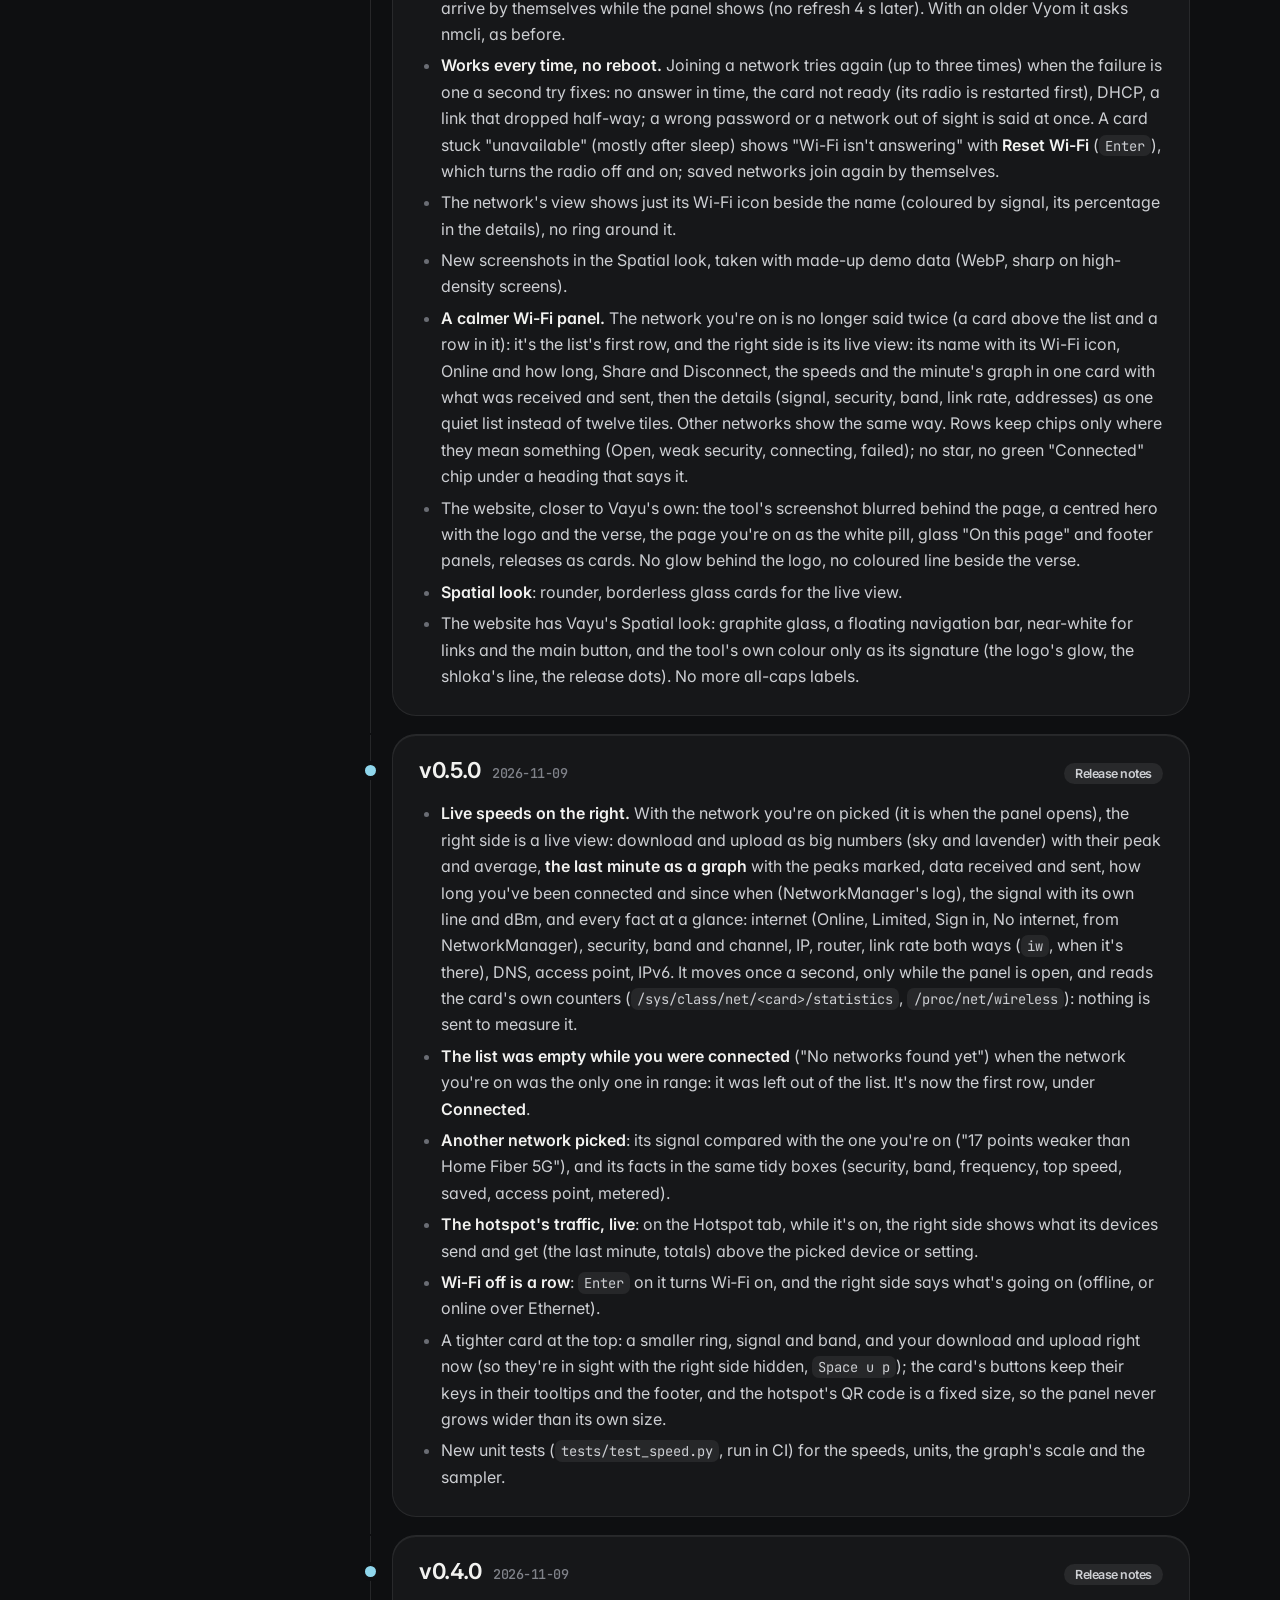
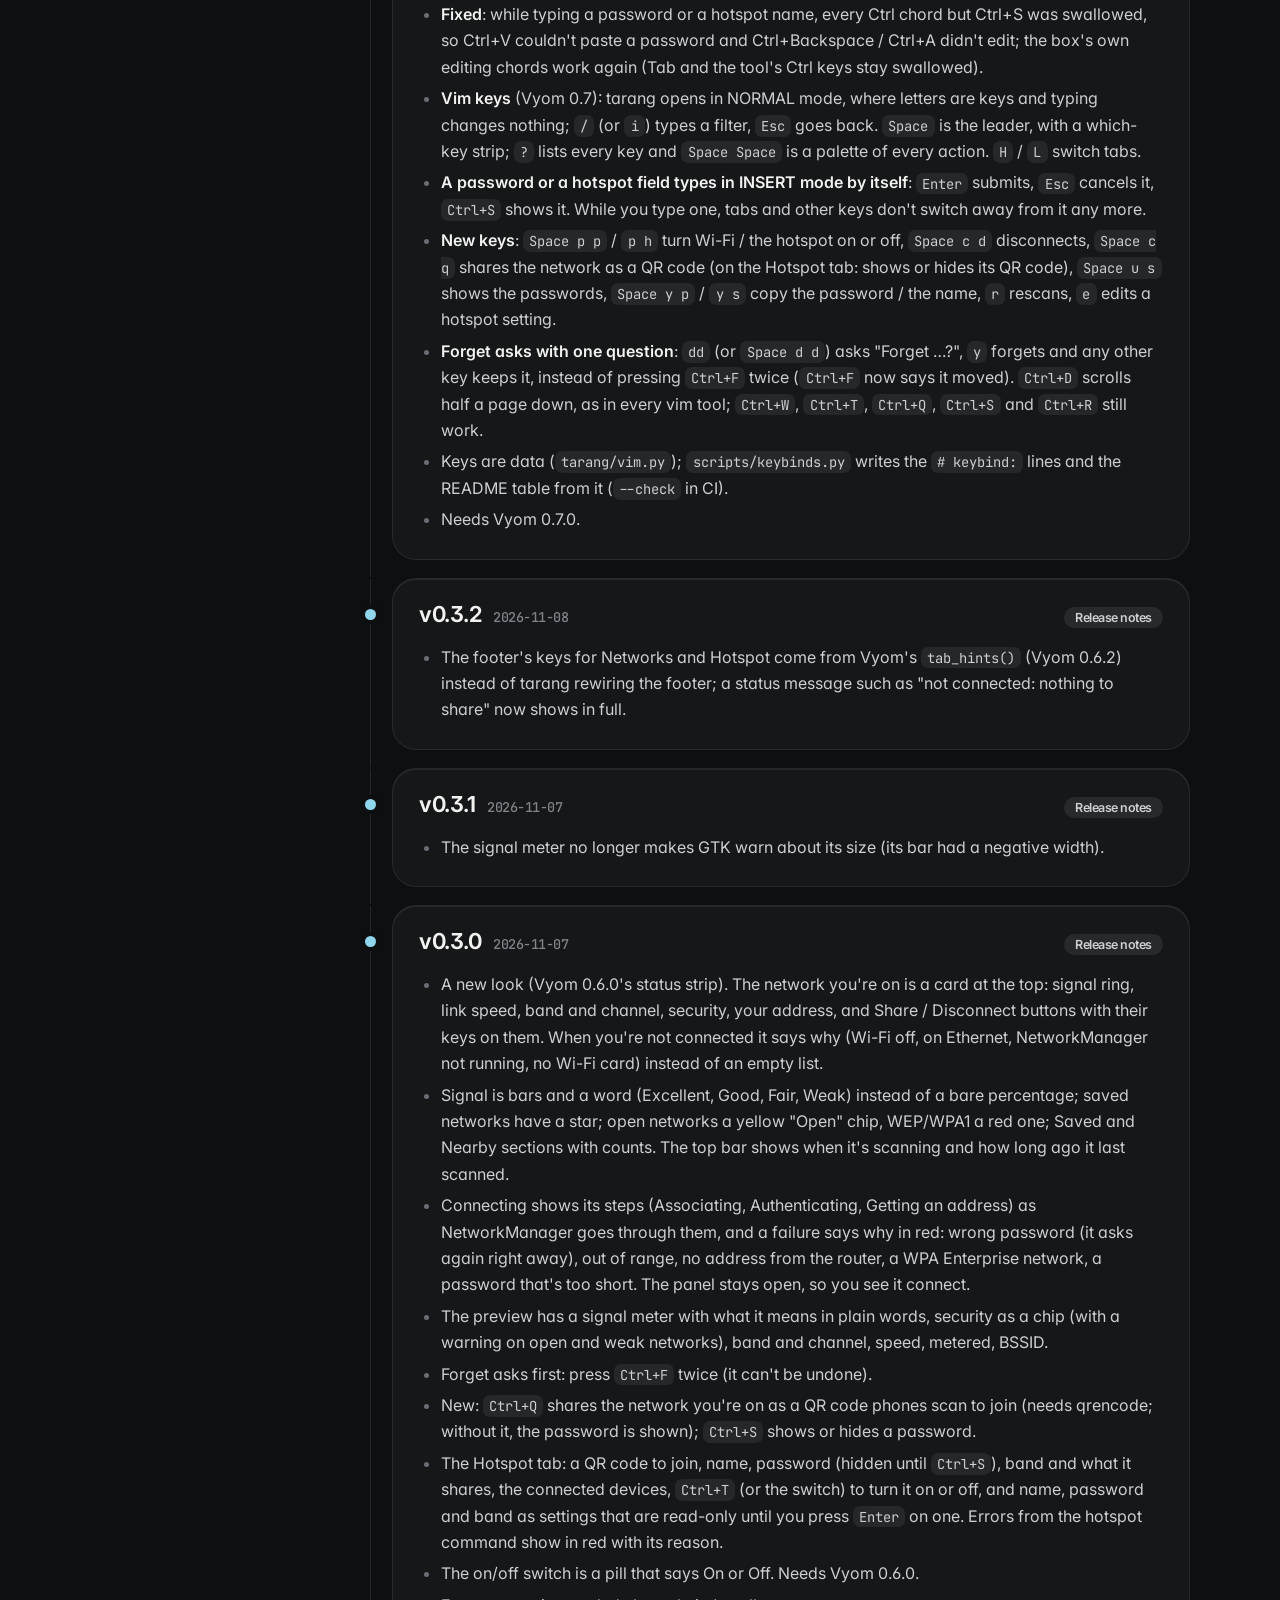
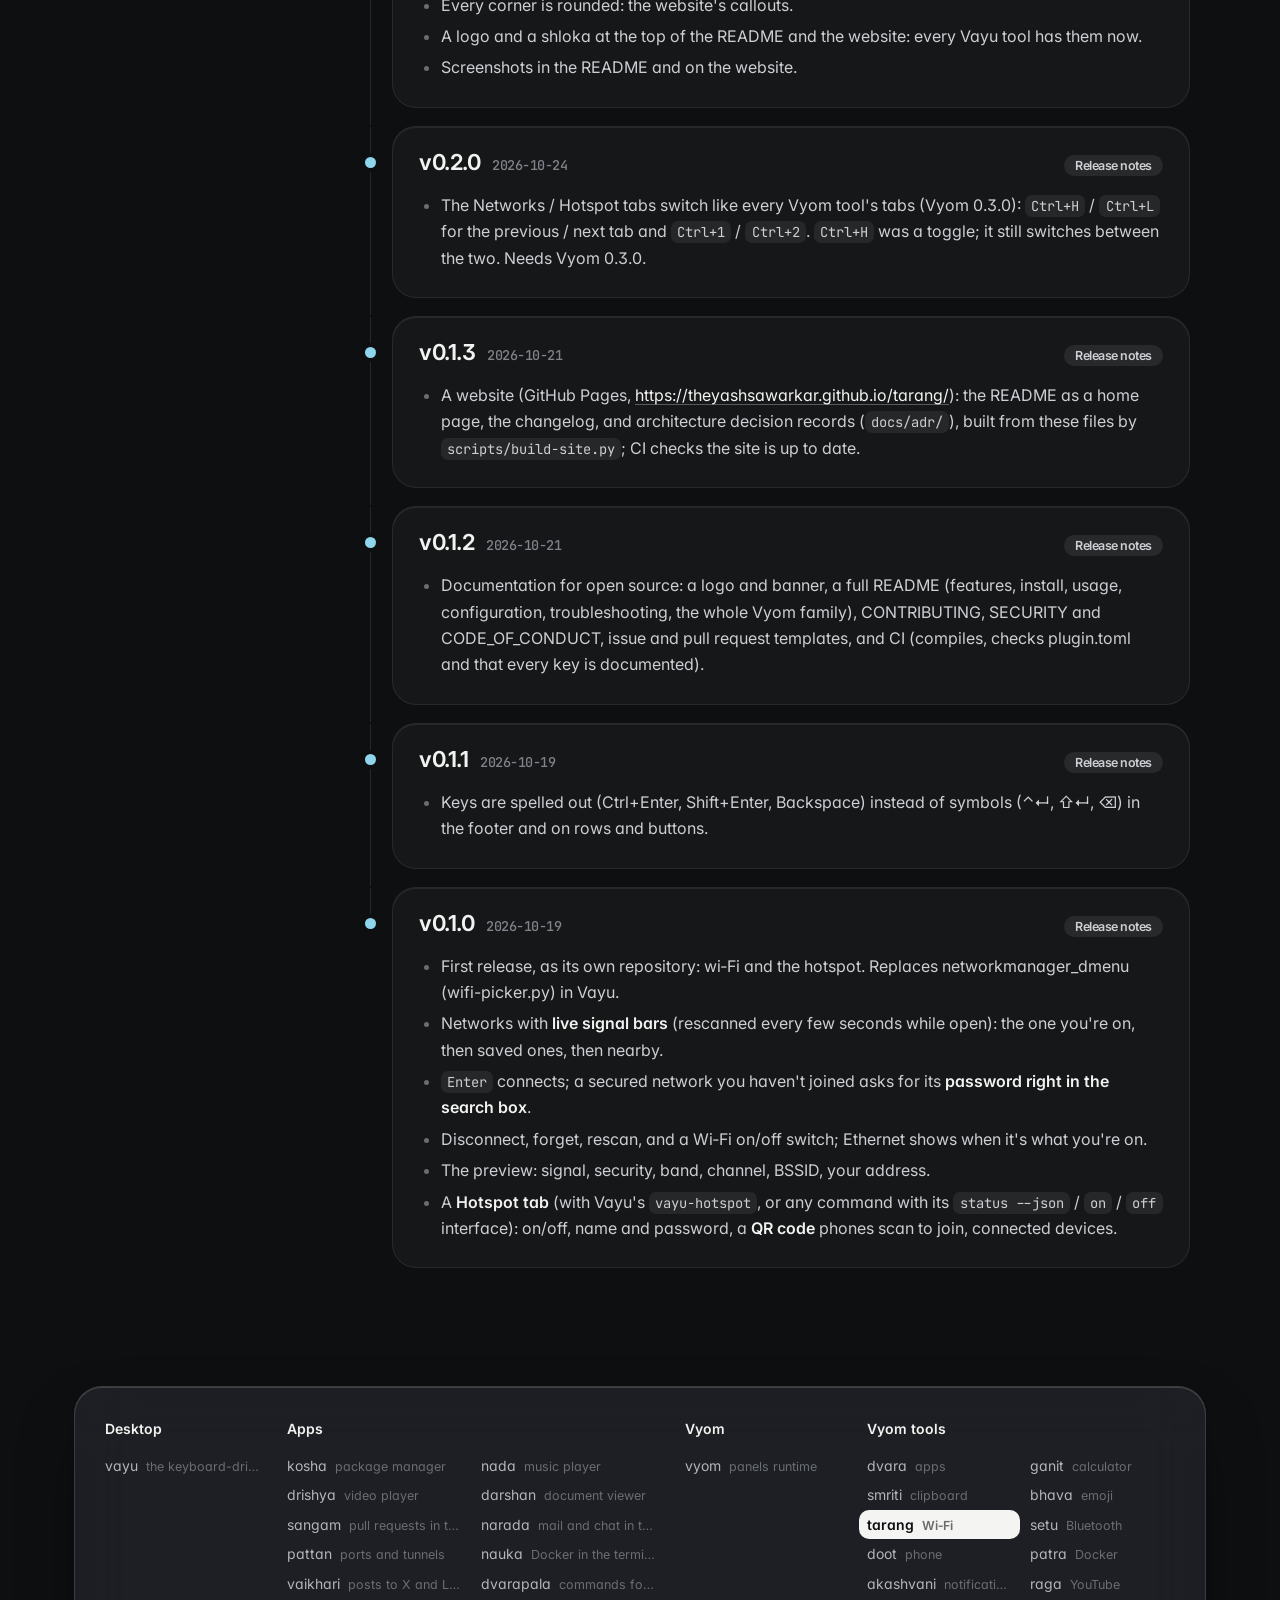
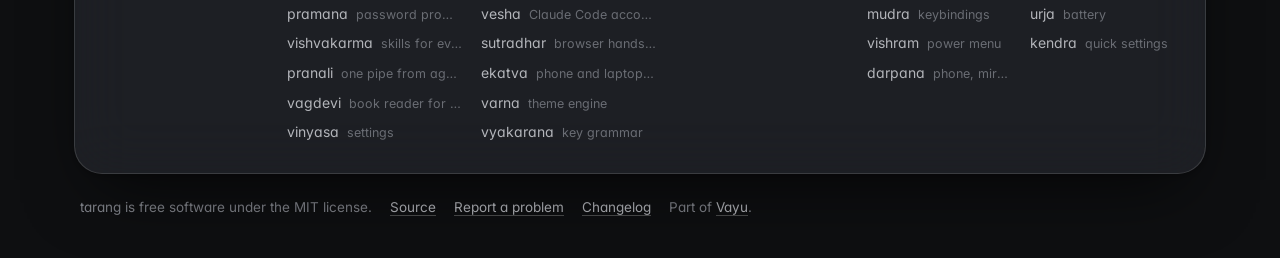
<file: docs/changelog.html>
<!doctype html>
<html lang="en">
<head>
<meta charset="utf-8">
<meta name="viewport" content="width=device-width, initial-scale=1">
<title>Changelog · tarang</title>
<meta name="description" content="Wi-Fi: networks with live signal, connect with the password typed inline, forget, rescan; and a hotspot tab (vayu-hotspot).">
<meta property="og:title" content="Changelog · tarang">
<meta property="og:description" content="Wi-Fi: networks with live signal, connect with the password typed inline, forget, rescan; and a hotspot tab (vayu-hotspot).">
<meta name="theme-color" content="#0e0f11">
<link rel="icon" href="assets/logo.svg" type="image/svg+xml">
<link rel="preconnect" href="https://fonts.googleapis.com">
<link rel="preconnect" href="https://fonts.gstatic.com" crossorigin>
<link href="https://fonts.googleapis.com/css2?family=Inter:wght@400;500;600;700&family=JetBrains+Mono:wght@400;500;600&family=Tiro+Devanagari+Sanskrit&display=swap" rel="stylesheet">
<link rel="stylesheet" href="assets/site.css">
<style>:root{--tool:#8fd6ec}.backdrop:before{background-image:url("assets/screenshots/tarang.webp")}</style>
</head>
<body class="sub">
<div class="backdrop" aria-hidden="true"></div>
<header class="top"><div class="in">
<a class="brand" href="index.html"><img src="assets/logo.svg" alt=""><span>tarang <small>तरंग</small></span></a>
<nav><a href="index.html" class="">Overview</a><a href="changelog.html" class="on">Changelog</a><a href="adr/index.html" class=" hide">Decisions</a><a class="gh" href="https://github.com/Theyashsawarkar/tarang">GitHub</a></nav></div></header>

<div class="wrap"><aside class="toc"><b>On this page</b><a class="l2" href="#v090">v0.9.0</a><a class="l2" href="#v080">v0.8.0</a><a class="l2" href="#v070">v0.7.0</a><a class="l2" href="#v060">v0.6.0</a><a class="l2" href="#v050">v0.5.0</a><a class="l2" href="#v040">v0.4.0</a><a class="l2" href="#v032">v0.3.2</a><a class="l2" href="#v031">v0.3.1</a><a class="l2" href="#v030">v0.3.0</a><a class="l2" href="#v020">v0.2.0</a><a class="l2" href="#v013">v0.1.3</a><a class="l2" href="#v012">v0.1.2</a><a class="l2" href="#v011">v0.1.1</a><a class="l2" href="#v010">v0.1.0</a></aside><article>
<h2>Changelog</h2><p>Every change to tarang, newest first. Releases are git tags (<a href="https://github.com/Theyashsawarkar/tarang/tags">all tags</a>, <a href="https://github.com/Theyashsawarkar/tarang/releases">GitHub releases</a>); the source of this page is <a href="https://github.com/Theyashsawarkar/tarang/blob/main/CHANGELOG.md">CHANGELOG.md</a>.</p><section class="release"><h2 id="v090">v0.9.0<span class="date">2026-11-28</span><a class="tag" href="https://github.com/Theyashsawarkar/tarang/releases/tag/v0.9.0">Release notes</a></h2><ul><li><strong>Left open on another workspace, it comes back as you left it</strong> (Vyom 0.13, ADR 17): Vyom hides the panel when you leave its workspace, or when another panel takes the centre, and shows it again unchanged. While it's hidden Vyom's by-the-second speed readings stop; when it shows again the graph has the whole last minute at once and the scan chip's clock runs again (<code>parked()</code> / <code>unparked()</code>). With an older Vyom nothing changes.</li></ul></section><section class="release"><h2 id="v080">v0.8.0<span class="date">2026-11-28</span><a class="tag" href="https://github.com/Theyashsawarkar/tarang/releases/tag/v0.8.0">Release notes</a></h2><ul><li><strong>Every connection looks like Wi-Fi does</strong> (needs Vyom 0.12 for all of it): Ethernet, a phone over USB (RNDIS, NCM, iPhone), mobile broadband, Bluetooth and a VPN or WireGuard each get a row under <strong>Connected</strong> (the one carrying your traffic first, a VPN right under the connection it rides on) and, picked, the same live view as a Wi-Fi network: the kind's icon with no ring, its name, a badge (Ethernet, USB, Mobile, VPN…), Online or Standby, live download and upload, the minute's graph (opens full, from Vyom's history of that device), totals, and the details by kind: link speed and duplex for a cable, operator and APN for a modem, the server and what it rides on for a VPN, addresses, router, DNS, route, device and hardware address. On Ethernet the big card with a green ring around the cable and a sentence is gone.</li><li>The header reads <strong>Network</strong> with the main connection's icon once anything but Wi-Fi is up (a cable, a phone, a VPN); "Wi-Fi" with Wi-Fi alone. The Wi-Fi networks list below is the same.</li><li><code>Space c d</code> disconnects the selected connection (a cable, a phone, a VPN: <code>nmcli connection down</code>), or Wi-Fi as before.</li><li>The cards for Wi-Fi off, not connected, no Wi-Fi card, joining, a failed join and the hotspot show their icon alone (Spatial: no ring); a ring stays only where it means progress (connecting, the hotspot starting).</li><li>Without a Wi-Fi card, a machine on a cable lists its connections instead of only "No Wi-Fi card found". With an older Vyom the cable's row still shows (its device from Vyom's net history); without Vyom's live state, nmcli lists them.</li><li>Website: pranali joins the family list in the footer; the site builder passes ruff.</li><li>CI installs PyGObject with GTK 4, cairo and gtk4-layer-shell from apt (and runs the system Python) so the tests that import GTK run there too; they failed on GitHub with <code>No module named &#x27;gi&#x27;</code> since they were added.</li></ul></section><section class="release"><h2 id="v070">v0.7.0<span class="date">2026-11-27</span><a class="tag" href="https://github.com/Theyashsawarkar/tarang/releases/tag/v0.7.0">Release notes</a></h2><ul><li><strong>The speed graph opens on the whole last minute</strong> instead of starting from nothing: with Vyom 0.10 the speeds come from Vyom's live state, which reads the card's counters all along (every 2 s, every second while this panel shows); tarang no longer samples them itself. With an older Vyom it samples while the panel is open, as before.</li></ul></section><section class="release"><h2 id="v060">v0.6.0<span class="date">2026-11-27</span><a class="tag" href="https://github.com/Theyashsawarkar/tarang/releases/tag/v0.6.0">Release notes</a></h2><ul><li><strong>The list is there when the panel opens</strong>: networks, the one you're on, its addresses and saved networks come from Vyom's live state (NetworkManager's own signals keep it current), not a dozen nmcli runs (0.2-0.5 s) before the list filled; a rescan is a D-Bus request and its results arrive by themselves while the panel shows (no refresh 4 s later). With an older Vyom it asks nmcli, as before.</li><li><strong>Works every time, no reboot.</strong> Joining a network tries again (up to three times) when the failure is one a second try fixes: no answer in time, the card not ready (its radio is restarted first), DHCP, a link that dropped half-way; a wrong password or a network out of sight is said at once. A card stuck "unavailable" (mostly after sleep) shows "Wi-Fi isn't answering" with <strong>Reset Wi-Fi</strong> (<code>Enter</code>), which turns the radio off and on; saved networks join again by themselves.</li><li>The network's view shows just its Wi-Fi icon beside the name (coloured by signal, its percentage in the details), no ring around it.</li><li>New screenshots in the Spatial look, taken with made-up demo data (WebP, sharp on high-density screens).</li><li><strong>A calmer Wi-Fi panel.</strong> The network you're on is no longer said twice (a card above the list and a row in it): it's the list's first row, and the right side is its live view: its name with its Wi-Fi icon, Online and how long, Share and Disconnect, the speeds and the minute's graph in one card with what was received and sent, then the details (signal, security, band, link rate, addresses) as one quiet list instead of twelve tiles. Other networks show the same way. Rows keep chips only where they mean something (Open, weak security, connecting, failed); no star, no green "Connected" chip under a heading that says it.</li><li>The website, closer to Vayu's own: the tool's screenshot blurred behind the page, a centred hero with the logo and the verse, the page you're on as the white pill, glass "On this page" and footer panels, releases as cards. No glow behind the logo, no coloured line beside the verse.</li><li><strong>Spatial look</strong>: rounder, borderless glass cards for the live view.</li><li>The website has Vayu's Spatial look: graphite glass, a floating navigation bar, near-white for links and the main button, and the tool's own colour only as its signature (the logo's glow, the shloka's line, the release dots). No more all-caps labels.</li></ul></section><section class="release"><h2 id="v050">v0.5.0<span class="date">2026-11-09</span><a class="tag" href="https://github.com/Theyashsawarkar/tarang/releases/tag/v0.5.0">Release notes</a></h2><ul><li><strong>Live speeds on the right.</strong> With the network you're on picked (it is when the panel opens), the right side is a live view: download and upload as big numbers (sky and lavender) with their peak and average, <strong>the last minute as a graph</strong> with the peaks marked, data received and sent, how long you've been connected and since when (NetworkManager's log), the signal with its own line and dBm, and every fact at a glance: internet (Online, Limited, Sign in, No internet, from NetworkManager), security, band and channel, IP, router, link rate both ways (<code>iw</code>, when it's there), DNS, access point, IPv6. It moves once a second, only while the panel is open, and reads the card's own counters (<code>/sys/class/net/&lt;card&gt;/statistics</code>, <code>/proc/net/wireless</code>): nothing is sent to measure it.</li><li><strong>The list was empty while you were connected</strong> ("No networks found yet") when the network you're on was the only one in range: it was left out of the list. It's now the first row, under <strong>Connected</strong>.</li><li><strong>Another network picked</strong>: its signal compared with the one you're on ("17 points weaker than Home Fiber 5G"), and its facts in the same tidy boxes (security, band, frequency, top speed, saved, access point, metered).</li><li><strong>The hotspot's traffic, live</strong>: on the Hotspot tab, while it's on, the right side shows what its devices send and get (the last minute, totals) above the picked device or setting.</li><li><strong>Wi‑Fi off is a row</strong>: <code>Enter</code> on it turns Wi‑Fi on, and the right side says what's going on (offline, or online over Ethernet).</li><li>A tighter card at the top: a smaller ring, signal and band, and your download and upload right now (so they're in sight with the right side hidden, <code>Space u p</code>); the card's buttons keep their keys in their tooltips and the footer, and the hotspot's QR code is a fixed size, so the panel never grows wider than its own size.</li><li>New unit tests (<code>tests/test_speed.py</code>, run in CI) for the speeds, units, the graph's scale and the sampler.</li></ul></section><section class="release"><h2 id="v040">v0.4.0<span class="date">2026-11-09</span><a class="tag" href="https://github.com/Theyashsawarkar/tarang/releases/tag/v0.4.0">Release notes</a></h2><ul><li><strong>Fixed</strong>: while typing a password or a hotspot name, every Ctrl chord but Ctrl+S was swallowed, so Ctrl+V couldn't paste a password and Ctrl+Backspace / Ctrl+A didn't edit; the box's own editing chords work again (Tab and the tool's Ctrl keys stay swallowed).</li><li><strong>Vim keys</strong> (Vyom 0.7): tarang opens in NORMAL mode, where letters are keys and typing changes nothing; <code>/</code> (or <code>i</code>) types a filter, <code>Esc</code> goes back. <code>Space</code> is the leader, with a which-key strip; <code>?</code> lists every key and <code>Space Space</code> is a palette of every action. <code>H</code> / <code>L</code> switch tabs.</li><li><strong>A password or a hotspot field types in INSERT mode by itself</strong>: <code>Enter</code> submits, <code>Esc</code> cancels it, <code>Ctrl+S</code> shows it. While you type one, tabs and other keys don't switch away from it any more.</li><li><strong>New keys</strong>: <code>Space p p</code> / <code>p h</code> turn Wi-Fi / the hotspot on or off, <code>Space c d</code> disconnects, <code>Space c q</code> shares the network as a QR code (on the Hotspot tab: shows or hides its QR code), <code>Space u s</code> shows the passwords, <code>Space y p</code> / <code>y s</code> copy the password / the name, <code>r</code> rescans, <code>e</code> edits a hotspot setting.</li><li><strong>Forget asks with one question</strong>: <code>dd</code> (or <code>Space d d</code>) asks "Forget …?", <code>y</code> forgets and any other key keeps it, instead of pressing <code>Ctrl+F</code> twice (<code>Ctrl+F</code> now says it moved). <code>Ctrl+D</code> scrolls half a page down, as in every vim tool; <code>Ctrl+W</code>, <code>Ctrl+T</code>, <code>Ctrl+Q</code>, <code>Ctrl+S</code> and <code>Ctrl+R</code> still work.</li><li>Keys are data (<code>tarang/vim.py</code>); <code>scripts/keybinds.py</code> writes the <code># keybind:</code> lines and the README table from it (<code>--check</code> in CI).</li><li>Needs Vyom 0.7.0.</li></ul></section><section class="release"><h2 id="v032">v0.3.2<span class="date">2026-11-08</span><a class="tag" href="https://github.com/Theyashsawarkar/tarang/releases/tag/v0.3.2">Release notes</a></h2><ul><li>The footer's keys for Networks and Hotspot come from Vyom's <code>tab_hints()</code> (Vyom 0.6.2) instead of tarang rewiring the footer; a status message such as "not connected: nothing to share" now shows in full.</li></ul></section><section class="release"><h2 id="v031">v0.3.1<span class="date">2026-11-07</span><a class="tag" href="https://github.com/Theyashsawarkar/tarang/releases/tag/v0.3.1">Release notes</a></h2><ul><li>The signal meter no longer makes GTK warn about its size (its bar had a negative width).</li></ul></section><section class="release"><h2 id="v030">v0.3.0<span class="date">2026-11-07</span><a class="tag" href="https://github.com/Theyashsawarkar/tarang/releases/tag/v0.3.0">Release notes</a></h2><ul><li>A new look (Vyom 0.6.0's status strip). The network you're on is a card at the top: signal ring, link speed, band and channel, security, your address, and Share / Disconnect buttons with their keys on them. When you're not connected it says why (Wi-Fi off, on Ethernet, NetworkManager not running, no Wi-Fi card) instead of an empty list.</li><li>Signal is bars and a word (Excellent, Good, Fair, Weak) instead of a bare percentage; saved networks have a star; open networks a yellow "Open" chip, WEP/WPA1 a red one; Saved and Nearby sections with counts. The top bar shows when it's scanning and how long ago it last scanned.</li><li>Connecting shows its steps (Associating, Authenticating, Getting an address) as NetworkManager goes through them, and a failure says why in red: wrong password (it asks again right away), out of range, no address from the router, a WPA Enterprise network, a password that's too short. The panel stays open, so you see it connect.</li><li>The preview has a signal meter with what it means in plain words, security as a chip (with a warning on open and weak networks), band and channel, speed, metered, BSSID.</li><li>Forget asks first: press <code>Ctrl+F</code> twice (it can't be undone).</li><li>New: <code>Ctrl+Q</code> shares the network you're on as a QR code phones scan to join (needs qrencode; without it, the password is shown); <code>Ctrl+S</code> shows or hides a password.</li><li>The Hotspot tab: a QR code to join, name, password (hidden until <code>Ctrl+S</code>), band and what it shares, the connected devices, <code>Ctrl+T</code> (or the switch) to turn it on or off, and name, password and band as settings that are read-only until you press <code>Enter</code> on one. Errors from the hotspot command show in red with its reason.</li><li>The on/off switch is a pill that says On or Off. Needs Vyom 0.6.0.</li><li>Every corner is rounded: the website's callouts.</li><li>A logo and a shloka at the top of the README and the website: every Vayu tool has them now.</li><li>Screenshots in the README and on the website.</li></ul></section><section class="release"><h2 id="v020">v0.2.0<span class="date">2026-10-24</span><a class="tag" href="https://github.com/Theyashsawarkar/tarang/releases/tag/v0.2.0">Release notes</a></h2><ul><li>The Networks / Hotspot tabs switch like every Vyom tool's tabs (Vyom 0.3.0): <code>Ctrl+H</code> / <code>Ctrl+L</code> for the previous / next tab and <code>Ctrl+1</code> / <code>Ctrl+2</code>. <code>Ctrl+H</code> was a toggle; it still switches between the two. Needs Vyom 0.3.0.</li></ul></section><section class="release"><h2 id="v013">v0.1.3<span class="date">2026-10-21</span><a class="tag" href="https://github.com/Theyashsawarkar/tarang/releases/tag/v0.1.3">Release notes</a></h2><ul><li>A website (GitHub Pages, <a href="https://theyashsawarkar.github.io/tarang/">https://theyashsawarkar.github.io/tarang/</a>): the README as a home page, the changelog, and architecture decision records (<code>docs/adr/</code>), built from these files by <code>scripts/build-site.py</code>; CI checks the site is up to date.</li></ul></section><section class="release"><h2 id="v012">v0.1.2<span class="date">2026-10-21</span><a class="tag" href="https://github.com/Theyashsawarkar/tarang/releases/tag/v0.1.2">Release notes</a></h2><ul><li>Documentation for open source: a logo and banner, a full README (features, install, usage, configuration, troubleshooting, the whole Vyom family), CONTRIBUTING, SECURITY and CODE_OF_CONDUCT, issue and pull request templates, and CI (compiles, checks plugin.toml and that every key is documented).</li></ul></section><section class="release"><h2 id="v011">v0.1.1<span class="date">2026-10-19</span><a class="tag" href="https://github.com/Theyashsawarkar/tarang/releases/tag/v0.1.1">Release notes</a></h2><ul><li>Keys are spelled out (Ctrl+Enter, Shift+Enter, Backspace) instead of symbols (⌃↵, ⇧↵, ⌫) in the footer and on rows and buttons.</li></ul></section><section class="release"><h2 id="v010">v0.1.0<span class="date">2026-10-19</span><a class="tag" href="https://github.com/Theyashsawarkar/tarang/releases/tag/v0.1.0">Release notes</a></h2><ul><li>First release, as its own repository: wi‑Fi and the hotspot. Replaces networkmanager_dmenu (wifi-picker.py) in Vayu.</li><li>Networks with <strong>live signal bars</strong> (rescanned every few seconds while open): the one you're on, then saved ones, then nearby.</li><li><code>Enter</code> connects; a secured network you haven't joined asks for its <strong>password right in the search box</strong>.</li><li>Disconnect, forget, rescan, and a Wi‑Fi on/off switch; Ethernet shows when it's what you're on.</li><li>The preview: signal, security, band, channel, BSSID, your address.</li><li>A <strong>Hotspot tab</strong> (with Vayu's <code>vayu-hotspot</code>, or any command with its <code>status --json</code> / <code>on</code> / <code>off</code> interface): on/off, name and password, a <strong>QR code</strong> phones scan to join, connected devices.</li></ul></section>
</article></div>
<footer><div class="in glass"><div class=""><h4>Desktop</h4><div class="list"><a href="https://vayu.theyashsawarkar.dev/" class="">vayu <span>the keyboard-driven Wayland desktop</span></a></div></div><div class="g2"><h4>Apps</h4><div class="list"><a href="https://kosha.theyashsawarkar.dev/" class="">kosha <span>package manager</span></a><a href="https://nada.theyashsawarkar.dev/" class="">nada <span>music player</span></a><a href="https://drishya.theyashsawarkar.dev/" class="">drishya <span>video player</span></a><a href="https://darshan.theyashsawarkar.dev/" class="">darshan <span>document viewer</span></a><a href="https://sangam.theyashsawarkar.dev/" class="">sangam <span>pull requests in the terminal</span></a><a href="https://narada.theyashsawarkar.dev/" class="">narada <span>mail and chat in the terminal</span></a><a href="https://pattan.theyashsawarkar.dev/" class="">pattan <span>ports and tunnels</span></a><a href="https://nauka.theyashsawarkar.dev/" class="">nauka <span>Docker in the terminal</span></a><a href="https://vaikhari.theyashsawarkar.dev/" class="">vaikhari <span>posts to X and LinkedIn</span></a><a href="https://dvarapala.theyashsawarkar.dev/" class="">dvarapala <span>commands for AI agents, approved</span></a><a href="https://pramana.theyashsawarkar.dev/" class="">pramana <span>password prompts</span></a><a href="https://vesha.theyashsawarkar.dev/" class="">vesha <span>Claude Code accounts</span></a><a href="https://vishvakarma.theyashsawarkar.dev/" class="">vishvakarma <span>skills for every AI agent</span></a><a href="https://sutradhar.theyashsawarkar.dev/" class="">sutradhar <span>browser hands for AI agents</span></a><a href="https://pranali.theyashsawarkar.dev/" class="">pranali <span>one pipe from agents to tools</span></a><a href="https://ekatva.theyashsawarkar.dev/" class="">ekatva <span>phone and laptop, linked</span></a><a href="https://vagdevi.theyashsawarkar.dev/" class="">vagdevi <span>book reader for Android</span></a><a href="https://varna.theyashsawarkar.dev/" class="">varna <span>theme engine</span></a><a href="https://vinyasa.theyashsawarkar.dev/" class="">vinyasa <span>settings</span></a><a href="https://vyakarana.theyashsawarkar.dev/" class="">vyakarana <span>key grammar</span></a></div></div><div class=""><h4>Vyom</h4><div class="list"><a href="https://vyom.theyashsawarkar.dev/" class="">vyom <span>panels runtime</span></a></div></div><div class="g2"><h4>Vyom tools</h4><div class="list"><a href="https://dvara.theyashsawarkar.dev/" class="">dvara <span>apps</span></a><a href="https://ganit.theyashsawarkar.dev/" class="">ganit <span>calculator</span></a><a href="https://smriti.theyashsawarkar.dev/" class="">smriti <span>clipboard</span></a><a href="https://bhava.theyashsawarkar.dev/" class="">bhava <span>emoji</span></a><a href="https://tarang.theyashsawarkar.dev/" class="me" aria-current="page">tarang <span>Wi‑Fi</span></a><a href="https://setu.theyashsawarkar.dev/" class="">setu <span>Bluetooth</span></a><a href="https://doot.theyashsawarkar.dev/" class="">doot <span>phone</span></a><a href="https://patra.theyashsawarkar.dev/" class="">patra <span>Docker</span></a><a href="https://akashvani.theyashsawarkar.dev/" class="">akashvani <span>notifications</span></a><a href="https://raga.theyashsawarkar.dev/" class="">raga <span>YouTube</span></a><a href="https://mudra.theyashsawarkar.dev/" class="">mudra <span>keybindings</span></a><a href="https://urja.theyashsawarkar.dev/" class="">urja <span>battery</span></a><a href="https://vishram.theyashsawarkar.dev/" class="">vishram <span>power menu</span></a><a href="https://kendra.theyashsawarkar.dev/" class="">kendra <span>quick settings</span></a><a href="https://darpana.theyashsawarkar.dev/" class="">darpana <span>phone, mirrored</span></a></div></div></div>
<div class="bottom"><span>tarang is free software under the MIT license.</span><a href="https://github.com/Theyashsawarkar/tarang">Source</a><a href="https://github.com/Theyashsawarkar/tarang/issues">Report a problem</a><a href="changelog.html">Changelog</a><span>Part of <a href="https://vayu.theyashsawarkar.dev/">Vayu</a>.</span></div></footer>
<script>
document.querySelectorAll('pre.code').forEach(p=>{const b=document.createElement('button');b.className='copy';b.type='button';b.textContent='Copy';
b.onclick=()=>{navigator.clipboard.writeText(p.querySelector('code').innerText).then(()=>{b.textContent='Copied';b.classList.add('done');setTimeout(()=>{b.textContent='Copy';b.classList.remove('done')},1400)})};p.appendChild(b)});
const links=[...document.querySelectorAll('.toc a')];if(links.length){const hs=links.map(a=>document.getElementById(a.hash.slice(1))).filter(Boolean);
const on=()=>{let cur=hs[0];for(const h of hs){if(h.getBoundingClientRect().top<120)cur=h}links.forEach(a=>a.classList.toggle('on',cur&&a.hash==='#'+cur.id))};
addEventListener('scroll',on,{passive:true});on()}
</script>
</body>
</html>
</file>
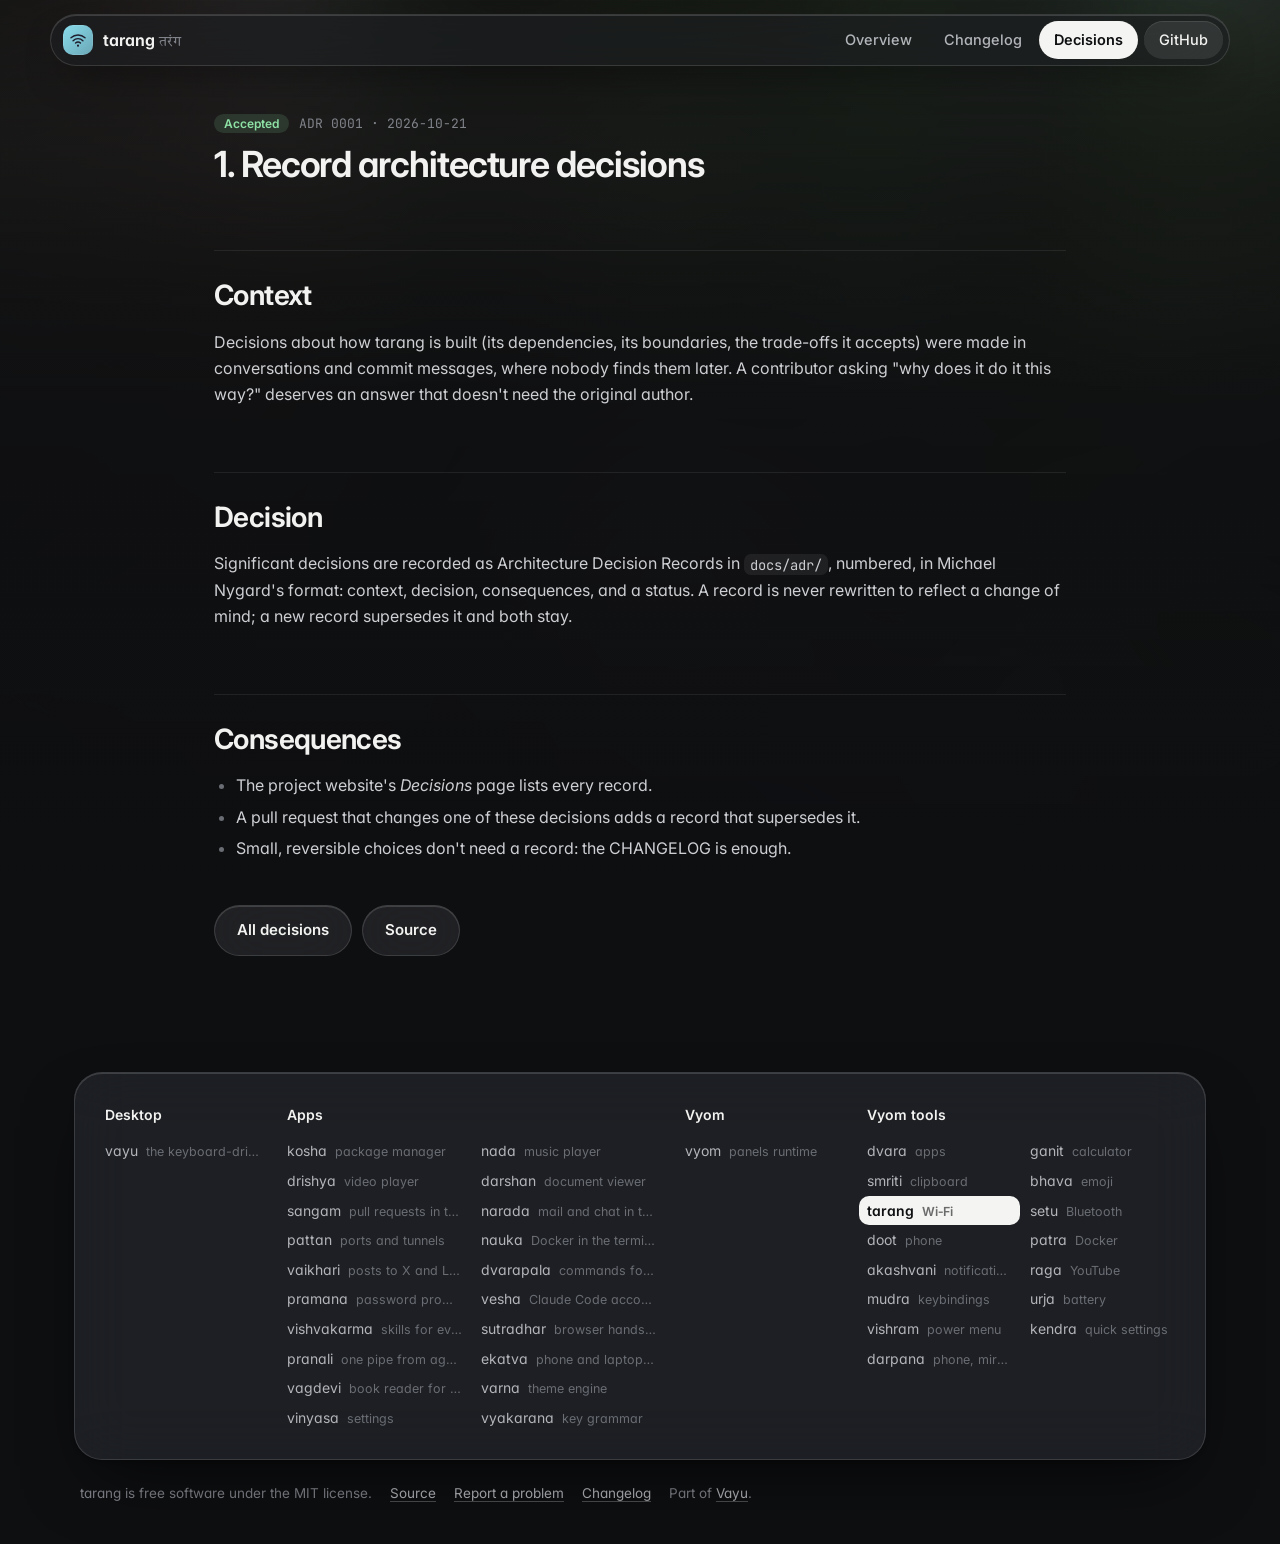
<file: docs/adr/0001-record-architecture-decisions.html>
<!doctype html>
<html lang="en">
<head>
<meta charset="utf-8">
<meta name="viewport" content="width=device-width, initial-scale=1">
<title>ADR 0001: 1. Record architecture decisions · tarang</title>
<meta name="description" content="Wi-Fi: networks with live signal, connect with the password typed inline, forget, rescan; and a hotspot tab (vayu-hotspot).">
<meta property="og:title" content="ADR 0001: 1. Record architecture decisions · tarang">
<meta property="og:description" content="Wi-Fi: networks with live signal, connect with the password typed inline, forget, rescan; and a hotspot tab (vayu-hotspot).">
<meta name="theme-color" content="#0e0f11">
<link rel="icon" href="../assets/logo.svg" type="image/svg+xml">
<link rel="preconnect" href="https://fonts.googleapis.com">
<link rel="preconnect" href="https://fonts.gstatic.com" crossorigin>
<link href="https://fonts.googleapis.com/css2?family=Inter:wght@400;500;600;700&family=JetBrains+Mono:wght@400;500;600&family=Tiro+Devanagari+Sanskrit&display=swap" rel="stylesheet">
<link rel="stylesheet" href="../assets/site.css">
<style>:root{--tool:#8fd6ec}.backdrop:before{background-image:url("../assets/screenshots/tarang.webp")}</style>
</head>
<body class="sub">
<div class="backdrop" aria-hidden="true"></div>
<header class="top"><div class="in">
<a class="brand" href="../index.html"><img src="../assets/logo.svg" alt=""><span>tarang <small>तरंग</small></span></a>
<nav><a href="../index.html" class="">Overview</a><a href="../changelog.html" class="">Changelog</a><a href="../adr/index.html" class="on hide">Decisions</a><a class="gh" href="https://github.com/Theyashsawarkar/tarang">GitHub</a></nav></div></header>

<div class="wrap solo"><article>
<p class="adrmeta"><span class="status accepted">Accepted</span> <span>ADR 0001 · 2026-10-21</span></p><h2 id="1-record-architecture-decisions"><a class="anchor" href="#1-record-architecture-decisions">#</a>1. Record architecture decisions</h2>
<h2 id="context"><a class="anchor" href="#context">#</a>Context</h2>
<p>Decisions about how tarang is built (its dependencies, its boundaries, the trade-offs it accepts) were made in conversations and commit messages, where nobody finds them later. A contributor asking "why does it do it this way?" deserves an answer that doesn't need the original author.</p>
<h2 id="decision"><a class="anchor" href="#decision">#</a>Decision</h2>
<p>Significant decisions are recorded as Architecture Decision Records in <code>docs/adr/</code>, numbered, in Michael Nygard's format: context, decision, consequences, and a status. A record is never rewritten to reflect a change of mind; a new record supersedes it and both stay.</p>
<h2 id="consequences"><a class="anchor" href="#consequences">#</a>Consequences</h2>
<ul><li>The project website's <em>Decisions</em> page lists every record.</li><li>A pull request that changes one of these decisions adds a record that supersedes it.</li><li>Small, reversible choices don't need a record: the CHANGELOG is enough.</li></ul><p class="back"><a class="btn" href="index.html">All decisions</a><a class="btn" href="https://github.com/Theyashsawarkar/tarang/blob/main/docs/adr/0001-record-architecture-decisions.md">Source</a></p>
</article></div>
<footer><div class="in glass"><div class=""><h4>Desktop</h4><div class="list"><a href="https://vayu.theyashsawarkar.dev/" class="">vayu <span>the keyboard-driven Wayland desktop</span></a></div></div><div class="g2"><h4>Apps</h4><div class="list"><a href="https://kosha.theyashsawarkar.dev/" class="">kosha <span>package manager</span></a><a href="https://nada.theyashsawarkar.dev/" class="">nada <span>music player</span></a><a href="https://drishya.theyashsawarkar.dev/" class="">drishya <span>video player</span></a><a href="https://darshan.theyashsawarkar.dev/" class="">darshan <span>document viewer</span></a><a href="https://sangam.theyashsawarkar.dev/" class="">sangam <span>pull requests in the terminal</span></a><a href="https://narada.theyashsawarkar.dev/" class="">narada <span>mail and chat in the terminal</span></a><a href="https://pattan.theyashsawarkar.dev/" class="">pattan <span>ports and tunnels</span></a><a href="https://nauka.theyashsawarkar.dev/" class="">nauka <span>Docker in the terminal</span></a><a href="https://vaikhari.theyashsawarkar.dev/" class="">vaikhari <span>posts to X and LinkedIn</span></a><a href="https://dvarapala.theyashsawarkar.dev/" class="">dvarapala <span>commands for AI agents, approved</span></a><a href="https://pramana.theyashsawarkar.dev/" class="">pramana <span>password prompts</span></a><a href="https://vesha.theyashsawarkar.dev/" class="">vesha <span>Claude Code accounts</span></a><a href="https://vishvakarma.theyashsawarkar.dev/" class="">vishvakarma <span>skills for every AI agent</span></a><a href="https://sutradhar.theyashsawarkar.dev/" class="">sutradhar <span>browser hands for AI agents</span></a><a href="https://pranali.theyashsawarkar.dev/" class="">pranali <span>one pipe from agents to tools</span></a><a href="https://ekatva.theyashsawarkar.dev/" class="">ekatva <span>phone and laptop, linked</span></a><a href="https://vagdevi.theyashsawarkar.dev/" class="">vagdevi <span>book reader for Android</span></a><a href="https://varna.theyashsawarkar.dev/" class="">varna <span>theme engine</span></a><a href="https://vinyasa.theyashsawarkar.dev/" class="">vinyasa <span>settings</span></a><a href="https://vyakarana.theyashsawarkar.dev/" class="">vyakarana <span>key grammar</span></a></div></div><div class=""><h4>Vyom</h4><div class="list"><a href="https://vyom.theyashsawarkar.dev/" class="">vyom <span>panels runtime</span></a></div></div><div class="g2"><h4>Vyom tools</h4><div class="list"><a href="https://dvara.theyashsawarkar.dev/" class="">dvara <span>apps</span></a><a href="https://ganit.theyashsawarkar.dev/" class="">ganit <span>calculator</span></a><a href="https://smriti.theyashsawarkar.dev/" class="">smriti <span>clipboard</span></a><a href="https://bhava.theyashsawarkar.dev/" class="">bhava <span>emoji</span></a><a href="https://tarang.theyashsawarkar.dev/" class="me" aria-current="page">tarang <span>Wi‑Fi</span></a><a href="https://setu.theyashsawarkar.dev/" class="">setu <span>Bluetooth</span></a><a href="https://doot.theyashsawarkar.dev/" class="">doot <span>phone</span></a><a href="https://patra.theyashsawarkar.dev/" class="">patra <span>Docker</span></a><a href="https://akashvani.theyashsawarkar.dev/" class="">akashvani <span>notifications</span></a><a href="https://raga.theyashsawarkar.dev/" class="">raga <span>YouTube</span></a><a href="https://mudra.theyashsawarkar.dev/" class="">mudra <span>keybindings</span></a><a href="https://urja.theyashsawarkar.dev/" class="">urja <span>battery</span></a><a href="https://vishram.theyashsawarkar.dev/" class="">vishram <span>power menu</span></a><a href="https://kendra.theyashsawarkar.dev/" class="">kendra <span>quick settings</span></a><a href="https://darpana.theyashsawarkar.dev/" class="">darpana <span>phone, mirrored</span></a></div></div></div>
<div class="bottom"><span>tarang is free software under the MIT license.</span><a href="https://github.com/Theyashsawarkar/tarang">Source</a><a href="https://github.com/Theyashsawarkar/tarang/issues">Report a problem</a><a href="../changelog.html">Changelog</a><span>Part of <a href="https://vayu.theyashsawarkar.dev/">Vayu</a>.</span></div></footer>
<script>
document.querySelectorAll('pre.code').forEach(p=>{const b=document.createElement('button');b.className='copy';b.type='button';b.textContent='Copy';
b.onclick=()=>{navigator.clipboard.writeText(p.querySelector('code').innerText).then(()=>{b.textContent='Copied';b.classList.add('done');setTimeout(()=>{b.textContent='Copy';b.classList.remove('done')},1400)})};p.appendChild(b)});
const links=[...document.querySelectorAll('.toc a')];if(links.length){const hs=links.map(a=>document.getElementById(a.hash.slice(1))).filter(Boolean);
const on=()=>{let cur=hs[0];for(const h of hs){if(h.getBoundingClientRect().top<120)cur=h}links.forEach(a=>a.classList.toggle('on',cur&&a.hash==='#'+cur.id))};
addEventListener('scroll',on,{passive:true});on()}
</script>
</body>
</html>
</file>
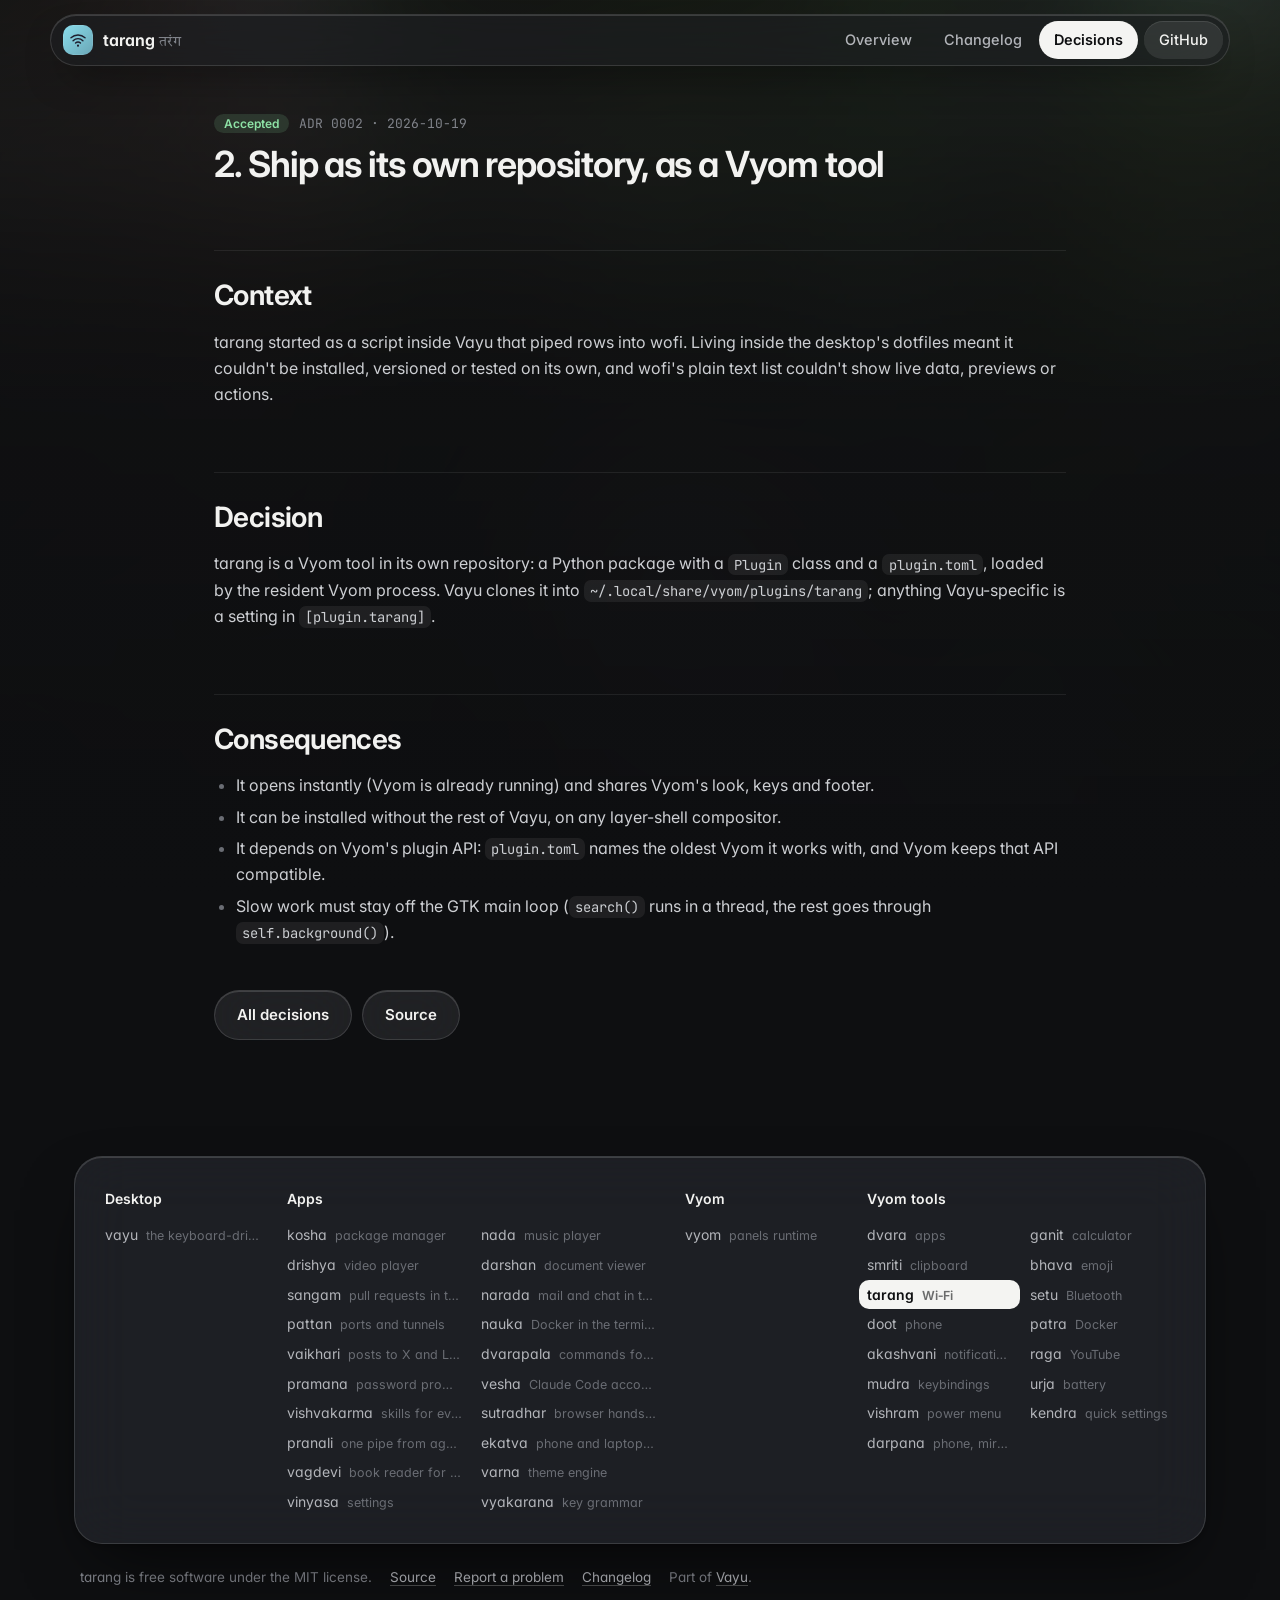
<file: docs/adr/0002-own-repository-as-a-vyom-tool.html>
<!doctype html>
<html lang="en">
<head>
<meta charset="utf-8">
<meta name="viewport" content="width=device-width, initial-scale=1">
<title>ADR 0002: 2. Ship as its own repository, as a Vyom tool · tarang</title>
<meta name="description" content="Wi-Fi: networks with live signal, connect with the password typed inline, forget, rescan; and a hotspot tab (vayu-hotspot).">
<meta property="og:title" content="ADR 0002: 2. Ship as its own repository, as a Vyom tool · tarang">
<meta property="og:description" content="Wi-Fi: networks with live signal, connect with the password typed inline, forget, rescan; and a hotspot tab (vayu-hotspot).">
<meta name="theme-color" content="#0e0f11">
<link rel="icon" href="../assets/logo.svg" type="image/svg+xml">
<link rel="preconnect" href="https://fonts.googleapis.com">
<link rel="preconnect" href="https://fonts.gstatic.com" crossorigin>
<link href="https://fonts.googleapis.com/css2?family=Inter:wght@400;500;600;700&family=JetBrains+Mono:wght@400;500;600&family=Tiro+Devanagari+Sanskrit&display=swap" rel="stylesheet">
<link rel="stylesheet" href="../assets/site.css">
<style>:root{--tool:#8fd6ec}.backdrop:before{background-image:url("../assets/screenshots/tarang.webp")}</style>
</head>
<body class="sub">
<div class="backdrop" aria-hidden="true"></div>
<header class="top"><div class="in">
<a class="brand" href="../index.html"><img src="../assets/logo.svg" alt=""><span>tarang <small>तरंग</small></span></a>
<nav><a href="../index.html" class="">Overview</a><a href="../changelog.html" class="">Changelog</a><a href="../adr/index.html" class="on hide">Decisions</a><a class="gh" href="https://github.com/Theyashsawarkar/tarang">GitHub</a></nav></div></header>

<div class="wrap solo"><article>
<p class="adrmeta"><span class="status accepted">Accepted</span> <span>ADR 0002 · 2026-10-19</span></p><h2 id="2-ship-as-its-own-repository-as-a-vyom-tool"><a class="anchor" href="#2-ship-as-its-own-repository-as-a-vyom-tool">#</a>2. Ship as its own repository, as a Vyom tool</h2>
<h2 id="context"><a class="anchor" href="#context">#</a>Context</h2>
<p>tarang started as a script inside Vayu that piped rows into wofi. Living inside the desktop's dotfiles meant it couldn't be installed, versioned or tested on its own, and wofi's plain text list couldn't show live data, previews or actions.</p>
<h2 id="decision"><a class="anchor" href="#decision">#</a>Decision</h2>
<p>tarang is a Vyom tool in its own repository: a Python package with a <code>Plugin</code> class and a <code>plugin.toml</code>, loaded by the resident Vyom process. Vayu clones it into <code>~/.local/share/vyom/plugins/tarang</code>; anything Vayu-specific is a setting in <code>[plugin.tarang]</code>.</p>
<h2 id="consequences"><a class="anchor" href="#consequences">#</a>Consequences</h2>
<ul><li>It opens instantly (Vyom is already running) and shares Vyom's look, keys and footer.</li><li>It can be installed without the rest of Vayu, on any layer-shell compositor.</li><li>It depends on Vyom's plugin API: <code>plugin.toml</code> names the oldest Vyom it works with, and Vyom keeps that API compatible.</li><li>Slow work must stay off the GTK main loop (<code>search()</code> runs in a thread, the rest goes through <code>self.background()</code>).</li></ul><p class="back"><a class="btn" href="index.html">All decisions</a><a class="btn" href="https://github.com/Theyashsawarkar/tarang/blob/main/docs/adr/0002-own-repository-as-a-vyom-tool.md">Source</a></p>
</article></div>
<footer><div class="in glass"><div class=""><h4>Desktop</h4><div class="list"><a href="https://vayu.theyashsawarkar.dev/" class="">vayu <span>the keyboard-driven Wayland desktop</span></a></div></div><div class="g2"><h4>Apps</h4><div class="list"><a href="https://kosha.theyashsawarkar.dev/" class="">kosha <span>package manager</span></a><a href="https://nada.theyashsawarkar.dev/" class="">nada <span>music player</span></a><a href="https://drishya.theyashsawarkar.dev/" class="">drishya <span>video player</span></a><a href="https://darshan.theyashsawarkar.dev/" class="">darshan <span>document viewer</span></a><a href="https://sangam.theyashsawarkar.dev/" class="">sangam <span>pull requests in the terminal</span></a><a href="https://narada.theyashsawarkar.dev/" class="">narada <span>mail and chat in the terminal</span></a><a href="https://pattan.theyashsawarkar.dev/" class="">pattan <span>ports and tunnels</span></a><a href="https://nauka.theyashsawarkar.dev/" class="">nauka <span>Docker in the terminal</span></a><a href="https://vaikhari.theyashsawarkar.dev/" class="">vaikhari <span>posts to X and LinkedIn</span></a><a href="https://dvarapala.theyashsawarkar.dev/" class="">dvarapala <span>commands for AI agents, approved</span></a><a href="https://pramana.theyashsawarkar.dev/" class="">pramana <span>password prompts</span></a><a href="https://vesha.theyashsawarkar.dev/" class="">vesha <span>Claude Code accounts</span></a><a href="https://vishvakarma.theyashsawarkar.dev/" class="">vishvakarma <span>skills for every AI agent</span></a><a href="https://sutradhar.theyashsawarkar.dev/" class="">sutradhar <span>browser hands for AI agents</span></a><a href="https://pranali.theyashsawarkar.dev/" class="">pranali <span>one pipe from agents to tools</span></a><a href="https://ekatva.theyashsawarkar.dev/" class="">ekatva <span>phone and laptop, linked</span></a><a href="https://vagdevi.theyashsawarkar.dev/" class="">vagdevi <span>book reader for Android</span></a><a href="https://varna.theyashsawarkar.dev/" class="">varna <span>theme engine</span></a><a href="https://vinyasa.theyashsawarkar.dev/" class="">vinyasa <span>settings</span></a><a href="https://vyakarana.theyashsawarkar.dev/" class="">vyakarana <span>key grammar</span></a></div></div><div class=""><h4>Vyom</h4><div class="list"><a href="https://vyom.theyashsawarkar.dev/" class="">vyom <span>panels runtime</span></a></div></div><div class="g2"><h4>Vyom tools</h4><div class="list"><a href="https://dvara.theyashsawarkar.dev/" class="">dvara <span>apps</span></a><a href="https://ganit.theyashsawarkar.dev/" class="">ganit <span>calculator</span></a><a href="https://smriti.theyashsawarkar.dev/" class="">smriti <span>clipboard</span></a><a href="https://bhava.theyashsawarkar.dev/" class="">bhava <span>emoji</span></a><a href="https://tarang.theyashsawarkar.dev/" class="me" aria-current="page">tarang <span>Wi‑Fi</span></a><a href="https://setu.theyashsawarkar.dev/" class="">setu <span>Bluetooth</span></a><a href="https://doot.theyashsawarkar.dev/" class="">doot <span>phone</span></a><a href="https://patra.theyashsawarkar.dev/" class="">patra <span>Docker</span></a><a href="https://akashvani.theyashsawarkar.dev/" class="">akashvani <span>notifications</span></a><a href="https://raga.theyashsawarkar.dev/" class="">raga <span>YouTube</span></a><a href="https://mudra.theyashsawarkar.dev/" class="">mudra <span>keybindings</span></a><a href="https://urja.theyashsawarkar.dev/" class="">urja <span>battery</span></a><a href="https://vishram.theyashsawarkar.dev/" class="">vishram <span>power menu</span></a><a href="https://kendra.theyashsawarkar.dev/" class="">kendra <span>quick settings</span></a><a href="https://darpana.theyashsawarkar.dev/" class="">darpana <span>phone, mirrored</span></a></div></div></div>
<div class="bottom"><span>tarang is free software under the MIT license.</span><a href="https://github.com/Theyashsawarkar/tarang">Source</a><a href="https://github.com/Theyashsawarkar/tarang/issues">Report a problem</a><a href="../changelog.html">Changelog</a><span>Part of <a href="https://vayu.theyashsawarkar.dev/">Vayu</a>.</span></div></footer>
<script>
document.querySelectorAll('pre.code').forEach(p=>{const b=document.createElement('button');b.className='copy';b.type='button';b.textContent='Copy';
b.onclick=()=>{navigator.clipboard.writeText(p.querySelector('code').innerText).then(()=>{b.textContent='Copied';b.classList.add('done');setTimeout(()=>{b.textContent='Copy';b.classList.remove('done')},1400)})};p.appendChild(b)});
const links=[...document.querySelectorAll('.toc a')];if(links.length){const hs=links.map(a=>document.getElementById(a.hash.slice(1))).filter(Boolean);
const on=()=>{let cur=hs[0];for(const h of hs){if(h.getBoundingClientRect().top<120)cur=h}links.forEach(a=>a.classList.toggle('on',cur&&a.hash==='#'+cur.id))};
addEventListener('scroll',on,{passive:true});on()}
</script>
</body>
</html>
</file>
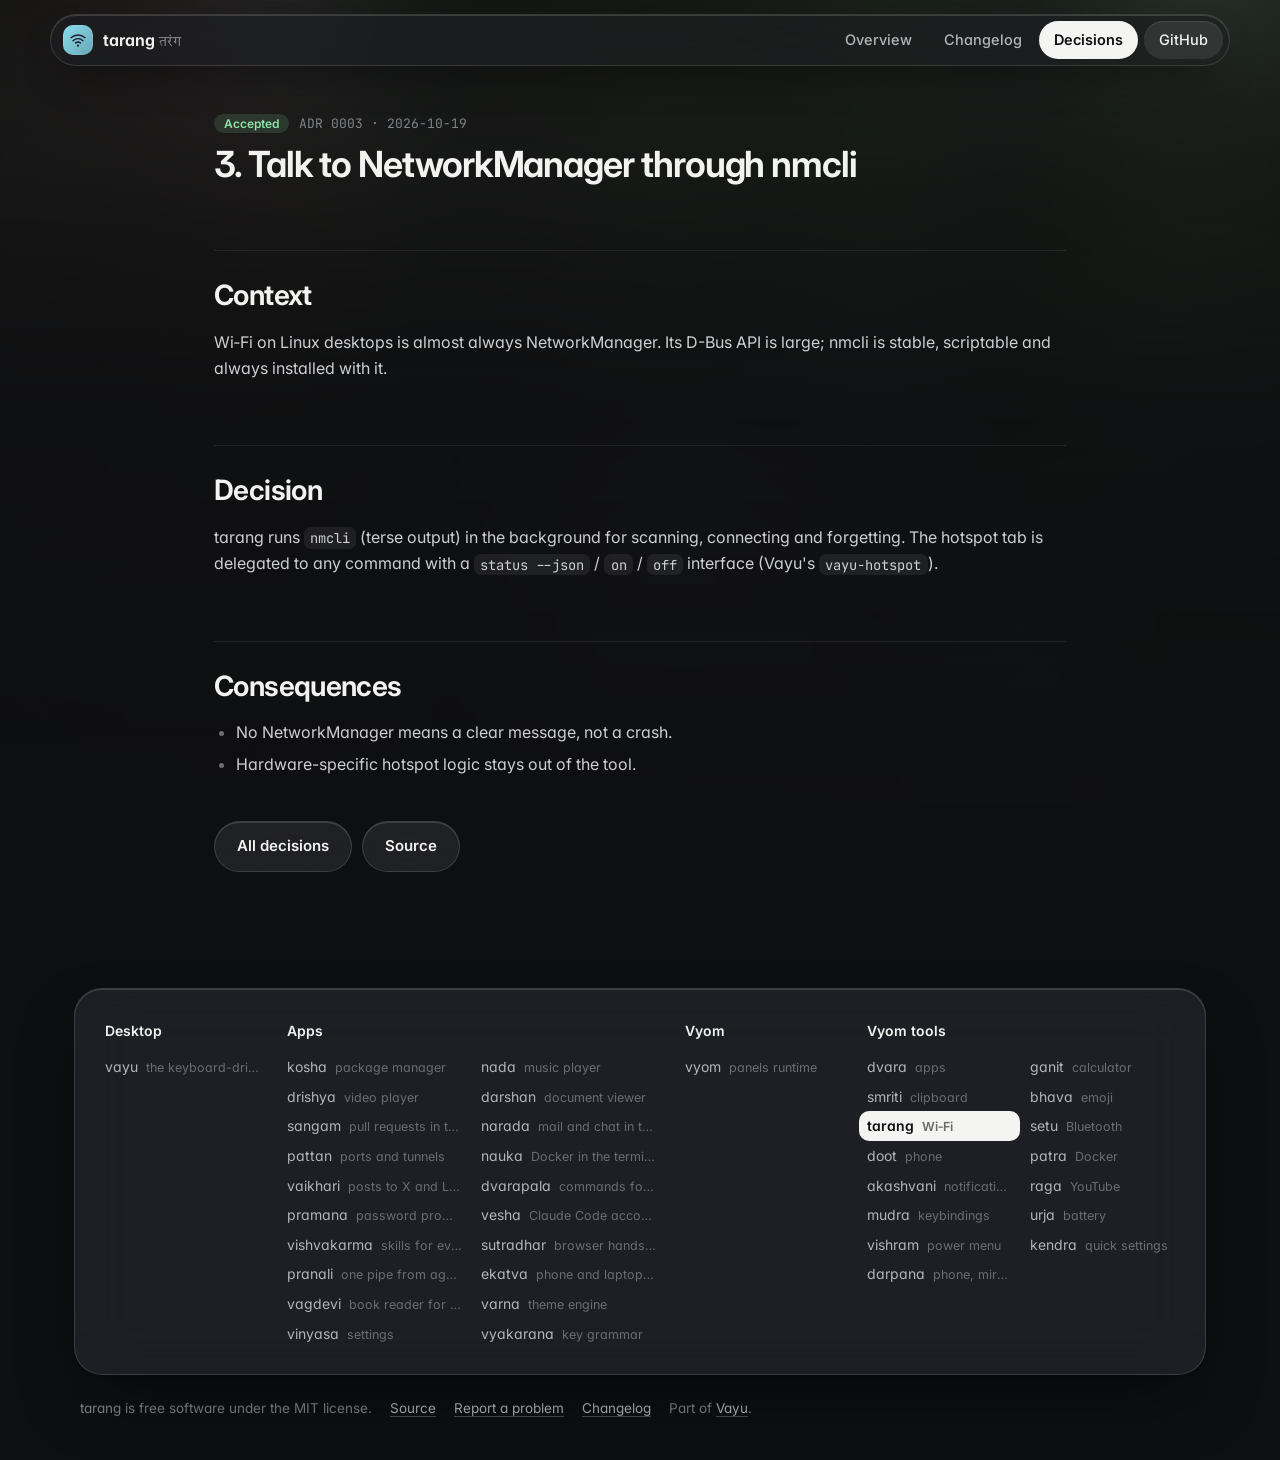
<file: docs/adr/0003-networkmanager-through-nmcli.html>
<!doctype html>
<html lang="en">
<head>
<meta charset="utf-8">
<meta name="viewport" content="width=device-width, initial-scale=1">
<title>ADR 0003: 3. Talk to NetworkManager through nmcli · tarang</title>
<meta name="description" content="Wi-Fi: networks with live signal, connect with the password typed inline, forget, rescan; and a hotspot tab (vayu-hotspot).">
<meta property="og:title" content="ADR 0003: 3. Talk to NetworkManager through nmcli · tarang">
<meta property="og:description" content="Wi-Fi: networks with live signal, connect with the password typed inline, forget, rescan; and a hotspot tab (vayu-hotspot).">
<meta name="theme-color" content="#0e0f11">
<link rel="icon" href="../assets/logo.svg" type="image/svg+xml">
<link rel="preconnect" href="https://fonts.googleapis.com">
<link rel="preconnect" href="https://fonts.gstatic.com" crossorigin>
<link href="https://fonts.googleapis.com/css2?family=Inter:wght@400;500;600;700&family=JetBrains+Mono:wght@400;500;600&family=Tiro+Devanagari+Sanskrit&display=swap" rel="stylesheet">
<link rel="stylesheet" href="../assets/site.css">
<style>:root{--tool:#8fd6ec}.backdrop:before{background-image:url("../assets/screenshots/tarang.webp")}</style>
</head>
<body class="sub">
<div class="backdrop" aria-hidden="true"></div>
<header class="top"><div class="in">
<a class="brand" href="../index.html"><img src="../assets/logo.svg" alt=""><span>tarang <small>तरंग</small></span></a>
<nav><a href="../index.html" class="">Overview</a><a href="../changelog.html" class="">Changelog</a><a href="../adr/index.html" class="on hide">Decisions</a><a class="gh" href="https://github.com/Theyashsawarkar/tarang">GitHub</a></nav></div></header>

<div class="wrap solo"><article>
<p class="adrmeta"><span class="status accepted">Accepted</span> <span>ADR 0003 · 2026-10-19</span></p><h2 id="3-talk-to-networkmanager-through-nmcli"><a class="anchor" href="#3-talk-to-networkmanager-through-nmcli">#</a>3. Talk to NetworkManager through nmcli</h2>
<h2 id="context"><a class="anchor" href="#context">#</a>Context</h2>
<p>Wi‑Fi on Linux desktops is almost always NetworkManager. Its D-Bus API is large; nmcli is stable, scriptable and always installed with it.</p>
<h2 id="decision"><a class="anchor" href="#decision">#</a>Decision</h2>
<p>tarang runs <code>nmcli</code> (terse output) in the background for scanning, connecting and forgetting. The hotspot tab is delegated to any command with a <code>status --json</code> / <code>on</code> / <code>off</code> interface (Vayu's <code>vayu-hotspot</code>).</p>
<h2 id="consequences"><a class="anchor" href="#consequences">#</a>Consequences</h2>
<ul><li>No NetworkManager means a clear message, not a crash.</li><li>Hardware-specific hotspot logic stays out of the tool.</li></ul><p class="back"><a class="btn" href="index.html">All decisions</a><a class="btn" href="https://github.com/Theyashsawarkar/tarang/blob/main/docs/adr/0003-networkmanager-through-nmcli.md">Source</a></p>
</article></div>
<footer><div class="in glass"><div class=""><h4>Desktop</h4><div class="list"><a href="https://vayu.theyashsawarkar.dev/" class="">vayu <span>the keyboard-driven Wayland desktop</span></a></div></div><div class="g2"><h4>Apps</h4><div class="list"><a href="https://kosha.theyashsawarkar.dev/" class="">kosha <span>package manager</span></a><a href="https://nada.theyashsawarkar.dev/" class="">nada <span>music player</span></a><a href="https://drishya.theyashsawarkar.dev/" class="">drishya <span>video player</span></a><a href="https://darshan.theyashsawarkar.dev/" class="">darshan <span>document viewer</span></a><a href="https://sangam.theyashsawarkar.dev/" class="">sangam <span>pull requests in the terminal</span></a><a href="https://narada.theyashsawarkar.dev/" class="">narada <span>mail and chat in the terminal</span></a><a href="https://pattan.theyashsawarkar.dev/" class="">pattan <span>ports and tunnels</span></a><a href="https://nauka.theyashsawarkar.dev/" class="">nauka <span>Docker in the terminal</span></a><a href="https://vaikhari.theyashsawarkar.dev/" class="">vaikhari <span>posts to X and LinkedIn</span></a><a href="https://dvarapala.theyashsawarkar.dev/" class="">dvarapala <span>commands for AI agents, approved</span></a><a href="https://pramana.theyashsawarkar.dev/" class="">pramana <span>password prompts</span></a><a href="https://vesha.theyashsawarkar.dev/" class="">vesha <span>Claude Code accounts</span></a><a href="https://vishvakarma.theyashsawarkar.dev/" class="">vishvakarma <span>skills for every AI agent</span></a><a href="https://sutradhar.theyashsawarkar.dev/" class="">sutradhar <span>browser hands for AI agents</span></a><a href="https://pranali.theyashsawarkar.dev/" class="">pranali <span>one pipe from agents to tools</span></a><a href="https://ekatva.theyashsawarkar.dev/" class="">ekatva <span>phone and laptop, linked</span></a><a href="https://vagdevi.theyashsawarkar.dev/" class="">vagdevi <span>book reader for Android</span></a><a href="https://varna.theyashsawarkar.dev/" class="">varna <span>theme engine</span></a><a href="https://vinyasa.theyashsawarkar.dev/" class="">vinyasa <span>settings</span></a><a href="https://vyakarana.theyashsawarkar.dev/" class="">vyakarana <span>key grammar</span></a></div></div><div class=""><h4>Vyom</h4><div class="list"><a href="https://vyom.theyashsawarkar.dev/" class="">vyom <span>panels runtime</span></a></div></div><div class="g2"><h4>Vyom tools</h4><div class="list"><a href="https://dvara.theyashsawarkar.dev/" class="">dvara <span>apps</span></a><a href="https://ganit.theyashsawarkar.dev/" class="">ganit <span>calculator</span></a><a href="https://smriti.theyashsawarkar.dev/" class="">smriti <span>clipboard</span></a><a href="https://bhava.theyashsawarkar.dev/" class="">bhava <span>emoji</span></a><a href="https://tarang.theyashsawarkar.dev/" class="me" aria-current="page">tarang <span>Wi‑Fi</span></a><a href="https://setu.theyashsawarkar.dev/" class="">setu <span>Bluetooth</span></a><a href="https://doot.theyashsawarkar.dev/" class="">doot <span>phone</span></a><a href="https://patra.theyashsawarkar.dev/" class="">patra <span>Docker</span></a><a href="https://akashvani.theyashsawarkar.dev/" class="">akashvani <span>notifications</span></a><a href="https://raga.theyashsawarkar.dev/" class="">raga <span>YouTube</span></a><a href="https://mudra.theyashsawarkar.dev/" class="">mudra <span>keybindings</span></a><a href="https://urja.theyashsawarkar.dev/" class="">urja <span>battery</span></a><a href="https://vishram.theyashsawarkar.dev/" class="">vishram <span>power menu</span></a><a href="https://kendra.theyashsawarkar.dev/" class="">kendra <span>quick settings</span></a><a href="https://darpana.theyashsawarkar.dev/" class="">darpana <span>phone, mirrored</span></a></div></div></div>
<div class="bottom"><span>tarang is free software under the MIT license.</span><a href="https://github.com/Theyashsawarkar/tarang">Source</a><a href="https://github.com/Theyashsawarkar/tarang/issues">Report a problem</a><a href="../changelog.html">Changelog</a><span>Part of <a href="https://vayu.theyashsawarkar.dev/">Vayu</a>.</span></div></footer>
<script>
document.querySelectorAll('pre.code').forEach(p=>{const b=document.createElement('button');b.className='copy';b.type='button';b.textContent='Copy';
b.onclick=()=>{navigator.clipboard.writeText(p.querySelector('code').innerText).then(()=>{b.textContent='Copied';b.classList.add('done');setTimeout(()=>{b.textContent='Copy';b.classList.remove('done')},1400)})};p.appendChild(b)});
const links=[...document.querySelectorAll('.toc a')];if(links.length){const hs=links.map(a=>document.getElementById(a.hash.slice(1))).filter(Boolean);
const on=()=>{let cur=hs[0];for(const h of hs){if(h.getBoundingClientRect().top<120)cur=h}links.forEach(a=>a.classList.toggle('on',cur&&a.hash==='#'+cur.id))};
addEventListener('scroll',on,{passive:true});on()}
</script>
</body>
</html>
</file>
<file: docs/assets/site.css>
/* Vayu's Spatial look (the same as vayu.theyashsawarkar.dev): graphite
   glass floating over the tool's own screenshot, blurred far out of focus;
   very round; where you are is a near-white pill or brighter glass; no
   glows; colour only where it means something. The tool's own colour
   (--tool) is only its signature: the release dots. */
:root{--crust:#0e0f11;--mantle:#141518;--base:#1b1c20;--s0:#2a2c31;--s1:#3a3c42;--ov0:#6a6d74;--ov1:#80838a;
--sub0:#b3b5ba;--sub1:#cdcfd3;--text:#f2f2f0;--accent:#f4f4f2;--green:#8ee2a6;--peach:#f7b07d;--red:#ff9389;--blue:#93c4ff;--yellow:#f3d47f;
--glass:rgba(52,54,60,.44);--hi:rgba(255,255,255,.09);--rim:rgba(255,255,255,.13);--lit:inset 0 1px 0 rgba(255,255,255,.15);
--float:0 30px 70px -24px rgba(0,0,0,.7),0 2px 6px rgba(0,0,0,.25);--blur:blur(28px) saturate(160%);
--ui:"Inter","Adwaita Sans",system-ui,sans-serif;--mono:"JetBrains Mono","JetBrainsMono Nerd Font",ui-monospace,monospace;
--sa:"Tiro Devanagari Sanskrit","Noto Serif Devanagari",serif;color-scheme:dark}
*{box-sizing:border-box}html{scroll-behavior:smooth;scroll-padding-top:96px}
body{margin:0;min-height:100vh;background:var(--crust);color:var(--text);font:16px/1.65 var(--ui);-webkit-font-smoothing:antialiased;font-feature-settings:"cv11","ss01"}
/* the backdrop: the tool's screenshot, out of focus, fading to graphite */
.backdrop{position:fixed;inset:0;z-index:-1;overflow:hidden;pointer-events:none}
.backdrop:before{content:"";position:absolute;inset:-12%;background:center/cover no-repeat;filter:blur(64px) saturate(1.25) brightness(.62);transform:translateZ(0)}
.backdrop:after{content:"";position:absolute;inset:0;background:linear-gradient(to bottom,rgba(14,15,17,.25),rgba(14,15,17,.8) 60%,var(--crust))}
.backdrop.none:before{background:radial-gradient(60% 50% at 50% 0%,color-mix(in srgb,var(--tool) 22%,transparent),transparent 70%);filter:none}
.sub .backdrop:after{background:linear-gradient(to bottom,rgba(14,15,17,.55),rgba(14,15,17,.93) 45%,var(--crust))}
a{color:var(--accent);text-decoration:underline;text-decoration-color:rgba(244,244,242,.3);text-underline-offset:3px}
a:hover{text-decoration-color:currentColor}
code{font:.86em var(--mono);background:rgba(255,255,255,.07);padding:.14em .45em;border-radius:7px;color:var(--sub1)}
kbd{display:inline-block;min-width:1.7em;padding:.05em .45em;font:500 .8em/1.6 var(--mono);text-align:center;color:var(--text);background:rgba(255,255,255,.08);border:1px solid rgba(255,255,255,.14);border-bottom-width:2px;border-radius:8px}
img{max-width:100%;height:auto}
:focus-visible{outline:2px solid var(--accent);outline-offset:3px;border-radius:10px}
.glass{background:var(--glass);-webkit-backdrop-filter:var(--blur);backdrop-filter:var(--blur);border:1px solid var(--rim);box-shadow:var(--lit),var(--float)}
/* nav: a floating glass capsule; the page you're on is the near-white pill */
.top{position:sticky;top:0;z-index:20;padding:14px 24px 0}
.top .in{max-width:1180px;margin:0 auto;padding:6px 6px 6px 10px;display:flex;align-items:center;gap:18px;border-radius:999px;
background:rgba(30,31,35,.62);-webkit-backdrop-filter:var(--blur);backdrop-filter:var(--blur);border:1px solid var(--rim);box-shadow:var(--lit),0 18px 40px -18px rgba(0,0,0,.7)}
.brand{display:flex;align-items:center;gap:10px;font-weight:650;font-size:16px;color:var(--text);text-decoration:none;padding:2px 6px 2px 2px;border-radius:999px}
.brand img{width:30px;height:30px;border-radius:10px}.brand small{font:400 14px var(--sa);color:var(--ov1)}
.top nav{display:flex;gap:2px;margin-left:auto}
.top nav a{color:var(--sub0);padding:7px 15px;border-radius:999px;font-size:14.5px;font-weight:500;text-decoration:none;white-space:nowrap;transition:background-color .15s,color .15s}
.top nav a:hover{background:rgba(255,255,255,.08);color:var(--text)}
.top nav a.on{background:var(--accent);color:var(--crust);font-weight:600}
.top nav a.gh{color:var(--text);background:rgba(255,255,255,.09);box-shadow:inset 0 1px 0 rgba(255,255,255,.1);margin-left:4px}.top nav a.gh:hover{background:rgba(255,255,255,.15)}
/* hero: the logo, the name, the verse, then the tool itself */
.hero{max-width:860px;margin:0 auto;padding:76px 24px 0;text-align:center}
.hero .logo{width:104px;height:104px;border-radius:28px;box-shadow:0 26px 50px -18px rgba(0,0,0,.8),0 0 0 1px rgba(255,255,255,.08)}
.hero h1{font-size:clamp(46px,7vw,76px);line-height:1;margin:26px 0 10px;letter-spacing:-.04em;font-weight:700}
.hero .sa{font-size:16px;color:var(--sub0)}.hero .sa b{font:400 21px var(--sa);color:var(--sub1);margin-right:6px}.hero .sa i{font-style:normal;color:var(--ov1)}
.hero p.lead{font-size:19.5px;line-height:1.55;color:var(--sub1);max-width:34em;margin:22px auto 0;text-wrap:pretty}
.hero .shloka{margin:34px auto 0;max-width:600px}
.hero .shloka p{margin:0;font:400 21px/1.55 var(--sa);color:var(--text)}
.hero .shloka figcaption{margin-top:10px;font-size:14.5px;color:var(--sub0);text-wrap:pretty}.hero .shloka cite{display:block;margin-top:2px;color:var(--ov1);font-style:normal;font-size:13px}
.cta{display:flex;gap:10px;flex-wrap:wrap;justify-content:center;margin-top:32px}
.btn{display:inline-flex;align-items:center;gap:8px;padding:12px 22px;border-radius:999px;font-weight:600;font-size:15px;color:var(--text);
background:rgba(255,255,255,.08);border:1px solid var(--rim);box-shadow:var(--lit);-webkit-backdrop-filter:var(--blur);backdrop-filter:var(--blur);text-decoration:none;transition:background-color .15s}
.btn:hover{background:rgba(255,255,255,.14)}
.btn.primary{background:var(--accent);color:var(--crust);border-color:transparent;box-shadow:0 10px 30px -12px rgba(0,0,0,.6)}.btn.primary:hover{background:#fff}
.meta{display:flex;gap:6px;flex-wrap:wrap;justify-content:center;margin-top:20px;font-size:13.5px;color:var(--ov1)}
.meta span{padding:4px 12px;border-radius:999px;border:1px solid rgba(255,255,255,.09)}.meta b{color:var(--sub1);font-weight:600}
.shot{max-width:1180px;margin:56px auto 0;padding:0 24px;display:flex;gap:22px;justify-content:center;align-items:flex-start}
.shot img{display:block;border-radius:26px;border:1px solid var(--rim);background:var(--base);box-shadow:0 0 0 6px rgba(255,255,255,.04),0 50px 110px -30px rgba(0,0,0,.85)}
.shot.many img{flex:1 1 0;min-width:0;max-width:300px;border-radius:30px}
.shot figcaption{display:none}
/* layout: a glass "On this page" panel beside the article */
.wrap{max-width:1180px;margin:0 auto;padding:72px 24px 40px;display:grid;grid-template-columns:240px minmax(0,1fr);gap:56px}
.sub .wrap{padding-top:48px}
.wrap.solo{grid-template-columns:minmax(0,1fr);max-width:900px}.wrap.solo article{max-width:none}
.adrmeta+h2{border-top:0;padding-top:0;margin-top:10px;font-size:36px;letter-spacing:-.03em}
article>h2:first-child{font-size:36px;letter-spacing:-.03em}
.toc{position:sticky;top:92px;align-self:start;max-height:calc(100vh - 112px);overflow:auto;scrollbar-width:thin;scrollbar-color:rgba(255,255,255,.15) transparent;
padding:14px 8px 10px;border-radius:24px;background:rgba(30,31,35,.6);-webkit-backdrop-filter:var(--blur);backdrop-filter:var(--blur);border:1px solid var(--rim);box-shadow:var(--lit),0 24px 50px -24px rgba(0,0,0,.7)}
.toc:empty{display:none}
.toc b{display:block;font-size:13px;font-weight:600;color:var(--ov1);margin:0 12px 6px}
.toc a{display:block;color:var(--sub0);padding:6px 12px;border-radius:14px;font-size:13.5px;line-height:1.4;text-decoration:none;transition:background-color .15s,color .15s}
.toc a.l3{padding:4px 12px 4px 24px;font-size:12.5px;color:var(--ov1)}
.toc a:hover{color:var(--text);background:rgba(255,255,255,.06)}
.toc a.on{color:var(--text);background:rgba(255,255,255,.11);box-shadow:inset 0 1px 0 rgba(255,255,255,.12),inset 0 0 0 1px rgba(255,255,255,.08)}
article{min-width:0;max-width:820px}
article h2{font-size:28px;line-height:1.2;letter-spacing:-.022em;margin:64px 0 14px;padding-top:28px;border-top:1px solid rgba(255,255,255,.08);font-weight:650}
article>h2:first-child,article>section:first-child h2{margin-top:0;padding-top:0;border-top:0}
article h3{font-size:19px;margin:34px 0 10px;font-weight:600;letter-spacing:-.01em}article h4{font-size:16px;margin:24px 0 8px;color:var(--sub1)}
article p,article li{color:var(--sub1);overflow-wrap:anywhere}article strong{color:var(--text);font-weight:600}
article .anchor{opacity:0;margin-left:-22px;width:22px;display:inline-block;color:var(--ov0);text-decoration:none}
article h2:hover .anchor,article h3:hover .anchor{opacity:1}
article ul,article ol{padding-left:22px}article li{margin:5px 0}article li::marker{color:var(--ov0)}
article img{border-radius:22px;border:1px solid var(--rim);box-shadow:0 30px 70px -28px rgba(0,0,0,.85)}
article p[align=center]{text-align:center}article p[align=center] img{margin:6px 0}
article blockquote{margin:22px 0;padding:14px 20px;background:rgba(255,255,255,.04);border:1px solid rgba(255,255,255,.08);box-shadow:inset 0 1px 0 rgba(255,255,255,.06);border-radius:20px}
article blockquote p{margin:.2em 0;color:var(--sub0)}
pre.code{position:relative;background:rgba(10,11,13,.6);border:1px solid rgba(255,255,255,.08);border-radius:18px;padding:18px 20px;overflow:auto;font:13.5px/1.65 var(--mono);color:var(--sub1)}
pre.code code{background:none;padding:0;font-size:inherit;color:inherit}
pre.code .copy{position:absolute;top:10px;right:10px;font:600 12.5px var(--ui);padding:5px 13px;border-radius:999px;border:1px solid rgba(255,255,255,.12);background:rgba(255,255,255,.08);color:var(--sub1);cursor:pointer;opacity:0;transition:opacity .15s,background-color .15s}
pre.code:hover .copy,pre.code .copy:focus-visible{opacity:1}pre.code .copy:hover{background:var(--accent);color:var(--crust)}
pre.code .copy.done{background:var(--green);color:var(--crust);border-color:transparent;opacity:1}
.table{overflow:auto;margin:18px 0 22px;border:1px solid rgba(255,255,255,.09);border-radius:20px;background:rgba(255,255,255,.035)}
table{border-collapse:collapse;width:100%;font-size:14.5px}
th{text-align:left;color:var(--ov1);font-size:13px;font-weight:600;padding:12px 16px;border-bottom:1px solid rgba(255,255,255,.08);white-space:nowrap}
td{padding:11px 16px;border-top:1px solid rgba(255,255,255,.05);color:var(--sub1);vertical-align:top}tbody tr:first-child td{border-top:0}
td code{white-space:nowrap}
/* changelog: each release a glass card on a thread */
.release{position:relative;margin:0 0 18px 22px;padding:22px 26px 10px;border-radius:24px;background:rgba(255,255,255,.035);border:1px solid rgba(255,255,255,.08);box-shadow:inset 0 1px 0 rgba(255,255,255,.07)}
.release:before{content:"";position:absolute;left:-23px;top:0;bottom:-18px;width:1px;background:rgba(255,255,255,.1)}
.release:after{content:"";position:absolute;left:-28px;top:30px;width:11px;height:11px;border-radius:50%;background:var(--tool);box-shadow:0 0 0 4px var(--crust)}
.release:last-child:before{bottom:auto;height:30px}
.release h2{margin:0 0 6px;padding:0;border:0;font-size:22px;display:flex;align-items:baseline;flex-wrap:wrap;gap:4px 12px}
.release h2 .date{font:500 13.5px var(--mono);color:var(--ov1)}
.release .tag{font:600 12.5px var(--ui);padding:3px 11px;border-radius:999px;background:rgba(255,255,255,.08);color:var(--sub1);text-decoration:none;margin-left:auto}
.release .tag:hover{background:rgba(255,255,255,.14);color:var(--text)}
.release h3{font-size:15px;color:var(--sub0);margin:18px 0 6px}
/* decisions */
.cards{display:grid;grid-template-columns:repeat(auto-fill,minmax(min(300px,100%),1fr));gap:14px;margin:22px 0}
.card{display:block;background:rgba(255,255,255,.04);border:1px solid rgba(255,255,255,.09);box-shadow:inset 0 1px 0 rgba(255,255,255,.07);border-radius:24px;padding:20px 22px;color:var(--text);text-decoration:none;transition:background-color .15s,border-color .15s}
.card:hover{background:var(--hi);border-color:rgba(255,255,255,.18)}
.card .n{font:500 12.5px var(--mono);color:var(--ov1);display:flex;gap:8px;align-items:center}.card h3{margin:10px 0 6px;font-size:17px;line-height:1.35}.card p{margin:0;color:var(--sub0);font-size:14px}
.status{display:inline-block;font:600 12px var(--ui);padding:2px 10px;border-radius:999px;background:rgba(142,226,166,.14);color:var(--green)}
.status.superseded,.status.deprecated{background:rgba(247,176,125,.14);color:var(--peach)}.status.proposed{background:rgba(147,196,255,.14);color:var(--blue)}
.adrmeta{display:flex;gap:10px;align-items:center;font:13px var(--mono);color:var(--ov1);margin:0 0 6px}
.back{display:flex;gap:10px;margin-top:44px}.back a{text-decoration:none}
/* footer: the family, in one glass panel */
footer{max-width:1180px;margin:60px auto 0;padding:0 24px 40px}
footer .in{display:grid;grid-template-columns:1fr 2.4fr 1fr 2fr;gap:28px;padding:30px 30px 26px;border-radius:28px}
footer h4{margin:0 0 10px;font-size:14px;font-weight:600;color:var(--text)}
footer .list{display:grid;gap:0 18px}footer .g2 .list{grid-template-columns:1fr 1fr}
footer a{display:flex;gap:8px;align-items:baseline;color:var(--sub0);font-size:14px;padding:3px 8px;margin:0 -8px;border-radius:10px;text-decoration:none;min-width:0}
footer a:hover{color:var(--text);background:rgba(255,255,255,.06)}footer a span{color:var(--ov0);font-size:12.5px;white-space:nowrap;overflow:hidden;text-overflow:ellipsis}
footer a.me{color:var(--crust);background:var(--accent);font-weight:600}footer a.me span{color:rgba(14,15,17,.6)}
footer .bottom{display:flex;flex-wrap:wrap;gap:6px 18px;padding:22px 6px 0;color:var(--ov1);font-size:13.5px}
footer .bottom a{display:inline;padding:0;margin:0;font-size:13.5px;color:var(--sub0);text-decoration:underline;text-decoration-color:rgba(255,255,255,.25)}footer .bottom a:hover{background:none}
@media(max-width:1000px){footer .in{grid-template-columns:1fr 1fr}}
@media(max-width:900px){.wrap{grid-template-columns:1fr;gap:28px}.toc{display:none}}
@media(max-width:640px){.top{padding:10px 10px 0}.top .in{gap:6px;padding-left:6px}.brand small,.brand span{display:none}
.top nav{overflow-x:auto;scrollbar-width:none}.top nav::-webkit-scrollbar{display:none}.top nav a{padding:7px 11px;font-size:14px}.top nav a.hide{display:none}
.hero{padding:44px 16px 0}.hero .logo{width:84px;height:84px;border-radius:23px}.hero p.lead{font-size:17px}.hero .shloka p{font-size:18.5px}
.shot{margin-top:36px;padding:0 16px;gap:10px}.shot img{border-radius:16px}.shot.many img{border-radius:18px}
.wrap{padding:52px 16px 32px}article h2{font-size:23px}.release{margin-left:14px;padding:18px 18px 8px}.release:before{left:-15px}.release:after{left:-20px}
footer{padding:0 16px 32px}footer .in{grid-template-columns:1fr;padding:22px 20px}footer .g2 .list{grid-template-columns:1fr}}
@media(prefers-reduced-motion:reduce){html{scroll-behavior:auto}*{transition:none!important}}
</file>
